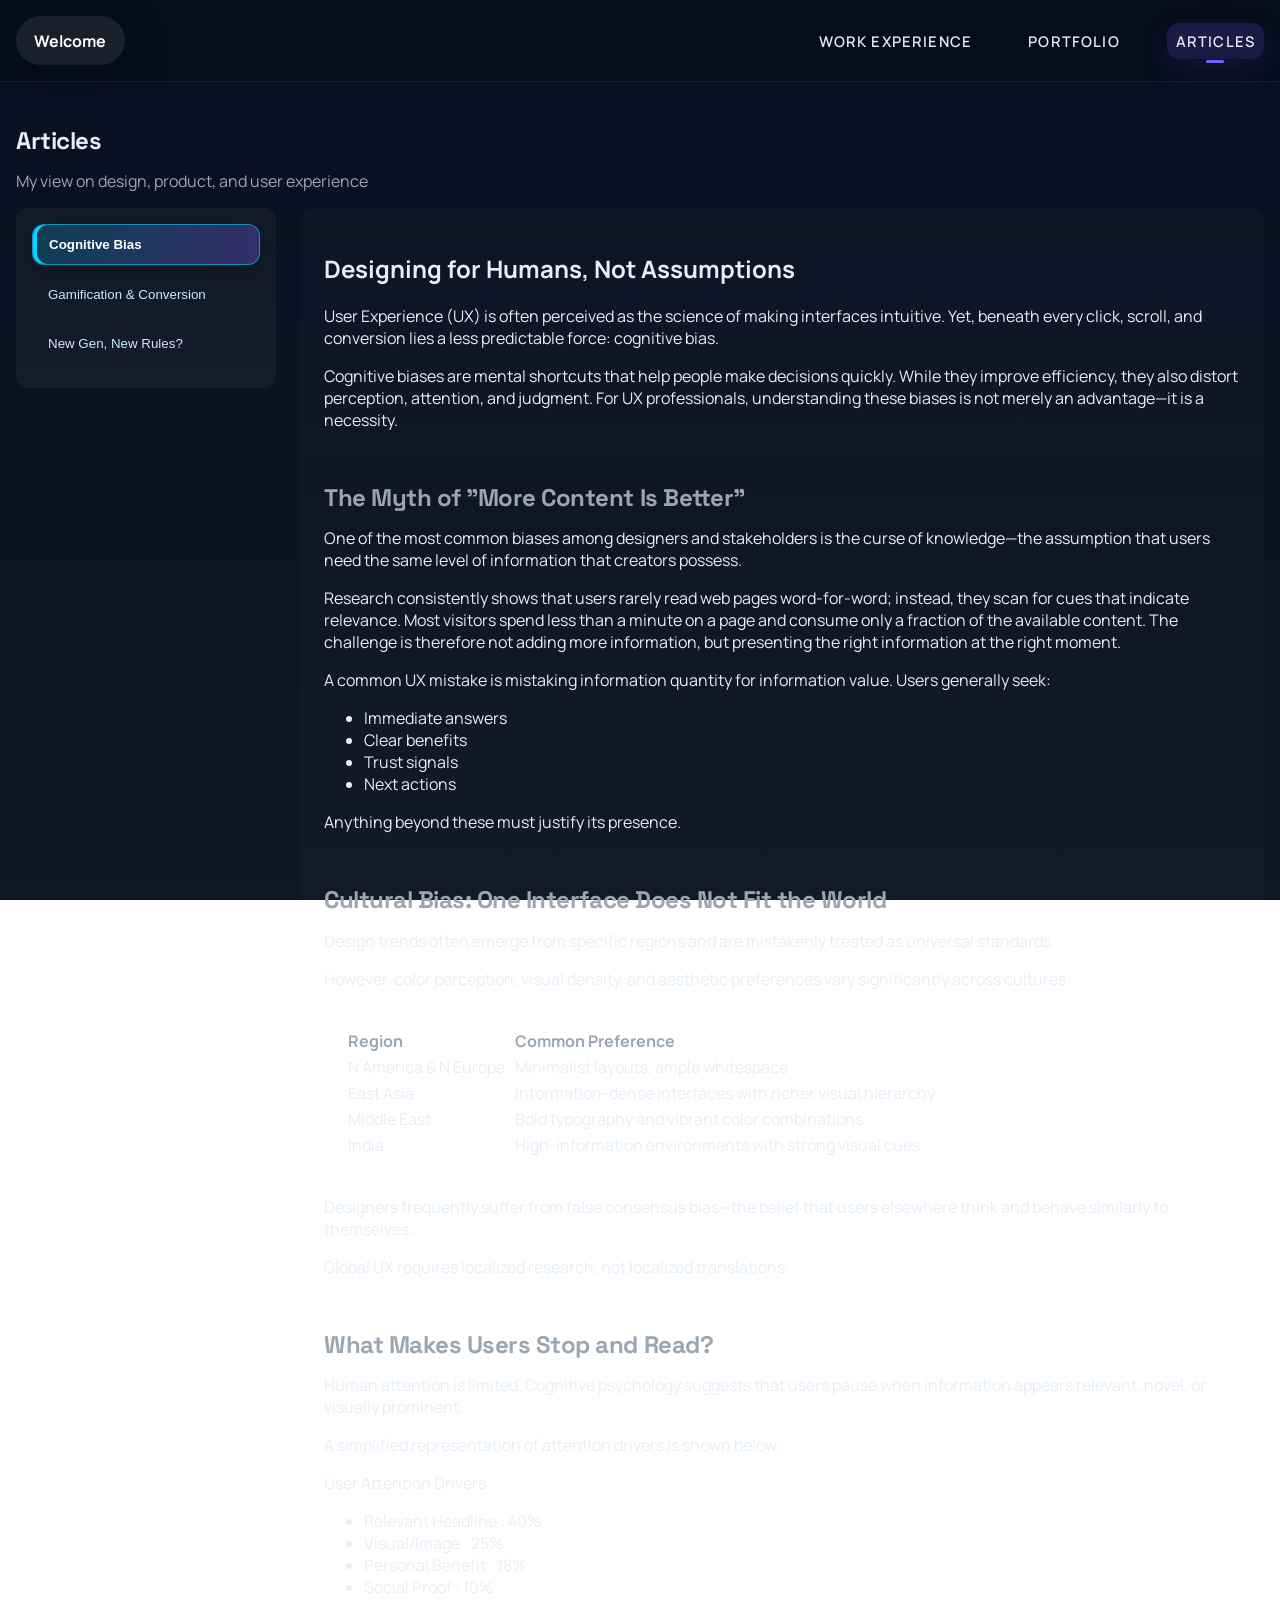
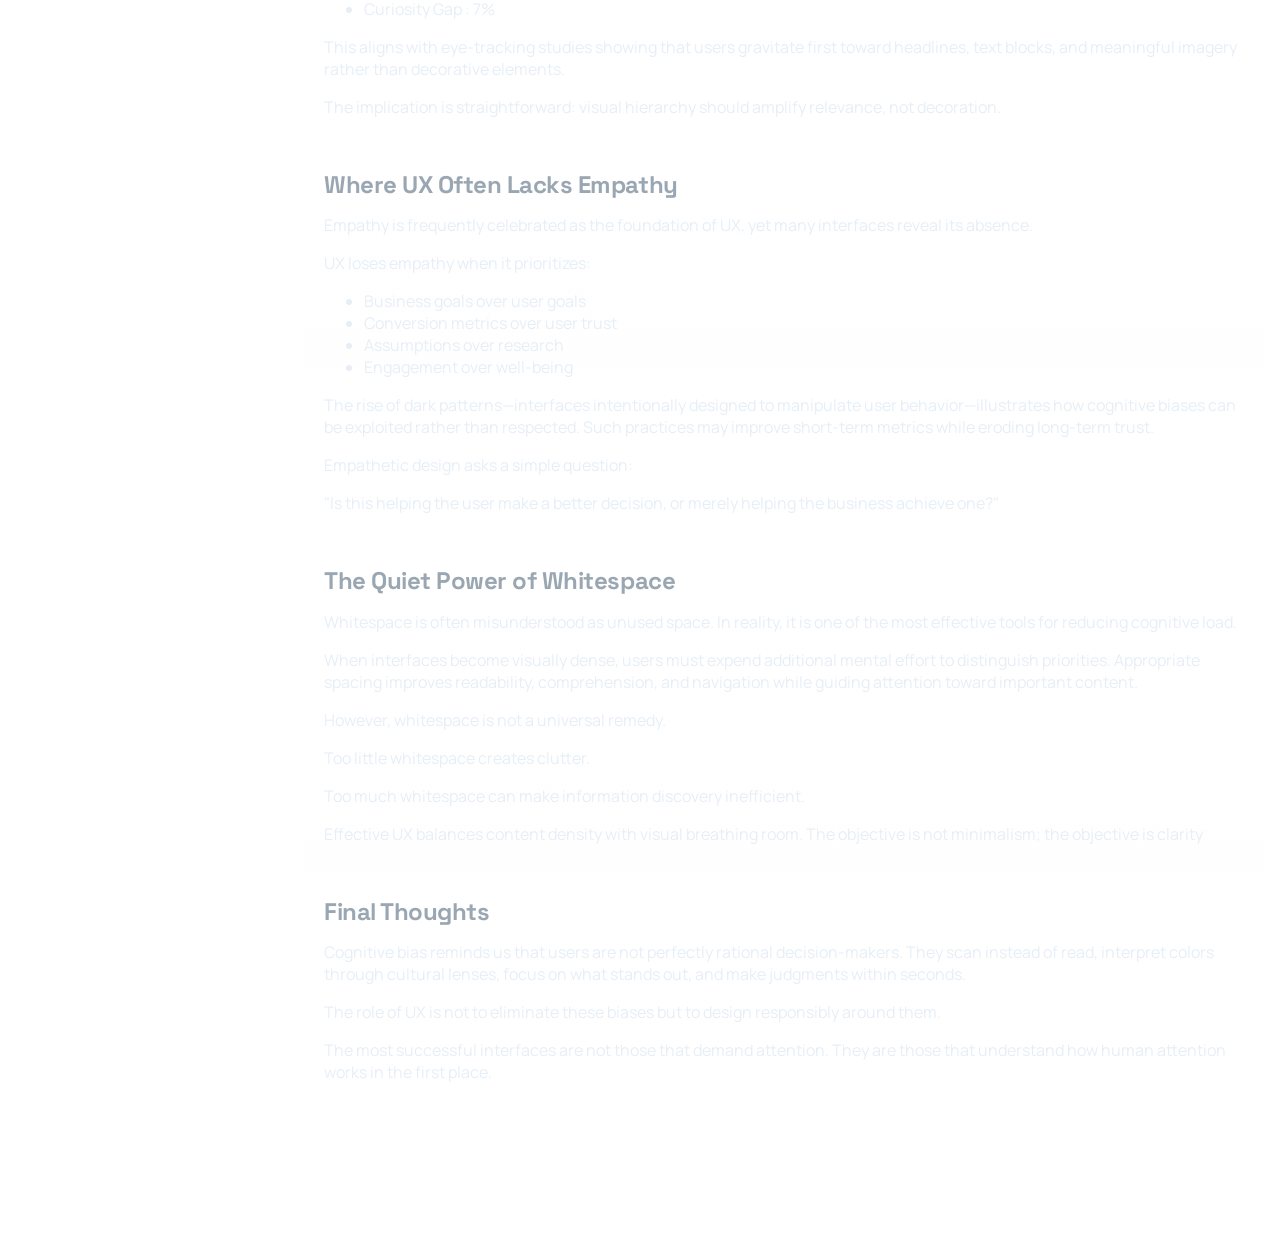
<file: articles.html>
<!doctype html>
<html lang="en">
<head>
  <meta charset="utf-8" />
  <meta name="viewport" content="width=device-width,initial-scale=1" />
  <title>Saqib Ansari - Portfolio</title>
  <!-- Google tag (gtag.js) -->
  <script async src="https://www.googletagmanager.com/gtag/js?id=G-PMPCG9T2CV"></script>
  <script>
    window.dataLayer = window.dataLayer || [];
    function gtag(){dataLayer.push(arguments);}
    gtag('js', new Date());

    gtag('config', 'G-PMPCG9T2CV');
  </script>
  <link rel="preconnect" href="https://fonts.googleapis.com">
  <link rel="preconnect" href="https://fonts.gstatic.com" crossorigin>
  <link href="https://fonts.googleapis.com/css2?family=Roboto:wght@300;400;500;600;700&display=swap" rel="stylesheet">
  <link rel="stylesheet" href="styles.css">
  <style>
    #a1 img {
      opacity: 0.5;
    }
  </style>
</head>
<body>
  <header class="site-header home-header">
    <div class="container header-inner">
      <a class="logo" href="index.html">Welcome</a>
      <nav class="top-nav">
        <a href="work-experience.html">Work Experience</a>
        <a href="portfolio.html">Portfolio</a>
        <a href="articles.html" class="active" aria-current="page">Articles</a>
      </nav>
      <button class="menu-toggle" aria-label="Toggle menu">☰</button>
    </div>
  </header>

  <main class="section">
    <div class="container articles">
      <h2>Articles</h2>
      <p class="muted">My view on design, product, and user experience</p>
      <div class="articles-grid">
        <nav class="articles-nav">
          <button class="article-tab active" data-target="a1">Cognitive Bias</button>
          <button class="article-tab" data-target="a2">Gamification & Conversion</button>
          <button class="article-tab" data-target="a3">New Gen, New Rules?</button>
        </nav>
        <div class="articles-content">
          
          <article id="a1" class="article active">
            <h1>Designing for Humans, Not Assumptions</h1>
            
            <p>User Experience (UX) is often perceived as the science of making interfaces intuitive. Yet, beneath every click, scroll, and conversion lies a less predictable force: cognitive bias.</p>
            <p>Cognitive biases are mental shortcuts that help people make decisions quickly. While they improve efficiency, they also distort perception, attention, and judgment. For UX professionals, understanding these biases is not merely an advantage—it is a necessity.</p>
            <p>&nbsp;</p>
            <h2 class="muted">The Myth of "More Content Is Better"</h2>
            <!-- <img style="width: 100%; border-radius: 10px;" src="articlepicks/more_content.png" alt="The Myth of More Content Is Better" /> -->
            <p>One of the most common biases among designers and stakeholders is the curse of knowledge—the assumption that users need the same level of information that creators possess.</p>
            <p>Research consistently shows that users rarely read web pages word-for-word; instead, they scan for cues that indicate relevance. Most visitors spend less than a minute on a page and consume only a fraction of the available content. The challenge is therefore not adding more information, but presenting the right information at the right moment.</p>
            <p>A common UX mistake is mistaking information quantity for information value. Users generally seek:</p>
            <ul>
              <li>Immediate answers</li>
              <li>Clear benefits</li>
              <li>Trust signals</li>
              <li>Next actions</li>
            </ul>
            <p>Anything beyond these must justify its presence.</p>
            <p>&nbsp;</p>
            <h2 class="muted">Cultural Bias: One Interface Does Not Fit the World</h2>
            <!-- <img style="width: 100%; border-radius: 10px;" src="articlepicks/one_interface.png" alt="Cultural Bias: One Interface Does Not Fit the World" /> -->
            <p>Design trends often emerge from specific regions and are mistakenly treated as universal standards.</p>
            <p>However, color perception, visual density, and aesthetic preferences vary significantly across cultures.</p>
            <table style="border:1px solid #fff; padding:20px;">
              <tr style="text-align: left; margin-bottom:10px;">
                <th class="muted">Region</th>
                <th class="muted">Common Preference</th>
               
              </tr>
              <tr>
                <td>N America & N Europe &nbsp;</td>
                <td>Minimalist layouts, ample whitespace</td>
             
              </tr>
              <tr>
                <td>East Asia</td>
                <td>Information-dense interfaces with richer visual hierarchy</td>
              
              </tr>
              <tr>
                <td>Middle East</td>
                <td>Bold typography and vibrant color combinations</td>
               
              </tr>
              <tr>
                <td>India</td>
                <td>High-information environments with strong visual cues</td>
               
              </tr>
            </table>
              <p>Designers frequently suffer from false consensus bias—the belief that users elsewhere think and behave similarly to themselves.</p>
              <p>Global UX requires localized research, not localized translations.</p>
              <p>&nbsp;</p>
              <h2 class="muted">What Makes Users Stop and Read?</h2>
              <!-- <img style="width: 100%; border-radius: 10px;" src="articlepicks/stop_n_read.png" alt="What Makes Users Stop and Read?" /> -->
              <p>Human attention is limited. Cognitive psychology suggests that users pause when information appears relevant, novel, or visually prominent.</p>
              <p>A simplified representation of attention drivers is shown below:</p>
              <p>User Attention Drivers</p>
              <ul>
                <li>Relevant Headline : 40%</li>
                <li>Visual/Image : 25%</li>
                <li>Personal Benefit : 18%</li>
                <li>Social Proof : 10%</li>
                <li>Curiosity Gap : 7%</li>
              </ul>
              <p>This aligns with eye-tracking studies showing that users gravitate first toward headlines, text blocks, and meaningful imagery rather than decorative elements.</p>
              <p>The implication is straightforward: visual hierarchy should amplify relevance, not decoration.</p>
              <p>&nbsp;</p>
              <h2 class="muted">Where UX Often Lacks Empathy</h2>
              <!-- <img style="width: 100%; border-radius: 10px;" src="articlepicks/ux_lacks_empathy.png" alt="Where UX Often Lacks Empathy" /> -->
              <p>Empathy is frequently celebrated as the foundation of UX, yet many interfaces reveal its absence.</p>
              <p>UX loses empathy when it prioritizes:</p>
              <ul>
                <li>Business goals over user goals</li>
                <li>Conversion metrics over user trust</li>
                <li>Assumptions over research</li>
                <li>Engagement over well-being</li>
              </ul>
              <p>The rise of dark patterns—interfaces intentionally designed to manipulate user behavior—illustrates how cognitive biases can be exploited rather than respected. Such practices may improve short-term metrics while eroding long-term trust.</p>
              <p>Empathetic design asks a simple question:</p>
              <p>"Is this helping the user make a better decision, or merely helping the business achieve one?"</p>
              <p>&nbsp;</p>
              <h2 class="muted">The Quiet Power of Whitespace</h2>
              <!-- <img style="width: 100%; border-radius: 10px;" src="articlepicks/whitespace.png" alt="The Quiet Power of Whitespace" /> -->
              <p>Whitespace is often misunderstood as unused space. In reality, it is one of the most effective tools for reducing cognitive load.</p>
              <p>When interfaces become visually dense, users must expend additional mental effort to distinguish priorities. Appropriate spacing improves readability, comprehension, and navigation while guiding attention toward important content.</p>
              <p>However, whitespace is not a universal remedy.</p>
              <p>Too little whitespace creates clutter.</p>
              <p>Too much whitespace can make information discovery inefficient.</p>
              <p>Effective UX balances content density with visual breathing room. The objective is not minimalism; the objective is clarity</p>
              <p>&nbsp;</p>
              <h2 class="muted">Final Thoughts</h2>
              <p>Cognitive bias reminds us that users are not perfectly rational decision-makers. They scan instead of read, interpret colors through cultural lenses, focus on what stands out, and make judgments within seconds.</p>
              <p>The role of UX is not to eliminate these biases but to design responsibly around them.</p>
              <p>The most successful interfaces are not those that demand attention. They are those that understand how human attention works in the first place.</p>
          </article>
          <article id="a2" class="article">
            <h1>Why Users Stay, Engage, and Eventually Buy</h1>
            <!-- <img style="width: 100%;" src="portpictures/gamification.png" alt="Gamification in Digital Products"> -->
            <p>In digital products, conversion is often treated as a transactional outcome.</p>
            <ul>
              <li>A user signs up.</li>
              <li>A trial becomes a subscription.</li>
              <li>A visitor becomes a customer.</li>
            </ul>
            <p>Yet the strongest conversions rarely happen because of a pricing page alone. They happen because users feel progress before they feel commitment.</p>
            <p>This is where gamification becomes powerful.</p>
            <p>Gamification is not about making products look like games. It is the strategic use of behavioral triggers—progress, rewards, achievements, challenges, and feedback loops—to encourage engagement and shape decision-making.</p>
            <p>When designed correctly, gamification transforms passive users into active participants. More importantly, it helps bridge the critical gap between a pilot user and a paying customer.</p>
            <p>&nbsp;</p>
            <h2 class="muted">From Pilot User to Potential Customer</h2>
            <p>Most digital products face the same challenge:</p>
            <ul>
              <li>Users sign up.</li>
              <li>Users explore.</li>
              <li>Users leave.</li>
            </ul>
            <p>The problem is rarely functionality.</p>
            <p>The problem is the absence of momentum.</p>
            <p>Gamification introduces a sense of movement during onboarding. Progress bars, achievement badges, onboarding milestones, streaks, and unlockable features create psychological investment before monetary investment.</p>
            <p>Products like Duolingo, Notion, Fitbit, and Trello have demonstrated how visible progress mechanisms can increase user retention and feature adoption.</p>
            <p>Research suggests that gamified environments strengthen behavioral intention and user engagement by amplifying intrinsic motivation such as curiosity and enjoyment.</p>
            <p>Users who experience progress are more likely to complete onboarding journeys because abandoning the process feels like abandoning earned progress.</p>
            <p>This phenomenon is often called the completion principle.</p>
            <p>&nbsp;</p>
            <h2 class="muted">The Psychology of Achievement</h2>
            <p>One of the most overlooked aspects of UX is the human desire for achievement.</p>
            <ul>
              <li>People enjoy completing tasks.</li>
              <li>People enjoy measurable progress.</li>
              <li>People enjoy evidence of growth.</li>
            </ul>
            <p>This is not merely emotional—it is neurological.</p>
            <p>Achievement systems trigger reward responses in the brain, reinforcing behaviors that led to the accomplishment.</p>
            <p>A study examining digital achievements found that achievement systems improved user performance, persistence, and motivation over time, particularly when achievements were meaningful rather than excessive.</p>
            <p>The most effective gamification systems therefore focus on:</p>
            <ul>
              <li>Progress visualization</li>
              <li>Milestone recognition</li>
              <li>Skill mastery</li>
              <li>Personalized goals</li>
              <li>Constructive feedback</li>
            </ul>
            <p>Poor gamification rewards activity.</p>
            <p>Good gamification rewards growth.</p>
            <p>&nbsp;</p>
            <h2 class="muted">Biomimicking Human Behavior</h2>
            <p>Gamification succeeds because it mirrors patterns already present in nature and human psychology.</p>
            <p>This concept can be viewed through the lens of behavioral biomimicry—designing systems that imitate natural human reward cycles.</p>
            <p>Humans are biologically conditioned to seek:</p>
            <ul>
              <li>Progress</li>
              <li>Exploration</li>
              <li>Recognition</li>
              <li>Social belonging</li>
              <li>Mastery</li>
            </ul>
            <p>Games did not invent these motivations.</p>
            <p>They simply structured them.</p>
            <p>Digital products borrow these natural mechanisms by creating feedback loops that resemble real-world achievement systems.</p>
            <p>Consider:</p>
            <table style="border:1px solid #fff; padding:20px;">
              <tr style="text-align: left; margin-bottom:10px;">
                <th class="muted">Natural Behavior</th>
                <th class="muted">Gamified Equivalent</th>
               
              </tr>
              <tr>
                <td>Learning a skill</td>
                <td>Levels</td>
             
              </tr>
              <tr>
                <td>Social recognition</td>
                <td>Badges</td>
              
              </tr>
              <tr>
                <td>Career growth</td>
                <td>Progress bars</td>
               
              </tr>
              <tr>
                <td>Competition</td>
                <td>Leaderboards</td>
               
              </tr>
              <tr>
                <td>Goal completion</td>
                <td>Achievement unlocks</td>
               
              </tr>
            </table>
            <p>The closer a system aligns with natural motivational patterns, the more intuitive it feels.</p>
            <p>Users rarely perceive these mechanisms as persuasion.</p>
            <p>Instead, they perceive them as progress.</p>
            <p>&nbsp;</p>
            <h2 class="muted">The Conversion Metrics Behind Gamification</h2>
            <p>The impact of gamification is measurable.</p>
            <p>Several studies and industry datasets have demonstrated notable improvements in engagement and conversion metrics.</p>
            <p>A large-scale analysis of more than 6 million popup interactions found that gamified experiences such as "spin-to-win" interfaces generated conversion rates over 10 times higher than standard lead-capture experiences.</p>
            <p>Another analysis covering 779 million widget impressions reported:</p>
            <table style="border:1px solid #fff; padding:20px;">
              <tr style="text-align: left; margin-bottom:10px;">
                <th class="muted">Experience Type</th>
                <th class="muted">Click-through Rate</th>
               
              </tr>
              <tr>
                <td>Standard Offer Popup</td>
                <td style="text-align: right;">9.6%</td>
             
              </tr>
              <tr>
                <td>Gamified Offer Popup</td>
                <td style="text-align: right;">23.8%</td>
              
              </tr>
              
            </table>
            <p>Gamified signup experiences also produced substantially higher form completion rates compared to traditional forms.</p>
            <p>While these figures vary by industry, one trend remains consistent:</p>
            <p>Interactivity reduces friction.</p>
            <p>Users are more likely to participate when actions feel rewarding rather than transactional.</p>
            <p>&nbsp;</p>
            <h2 class="muted">The Role of Dopamine — and Why It Is Often Misunderstood</h2>
            <p>Gamification discussions frequently mention dopamine.</p>
            <p>However, dopamine is not the "pleasure chemical" many assume it to be.</p>
            <p>It is more accurately associated with anticipation and motivation.</p>
            <p>Users experience dopamine spikes not only when receiving rewards, but while expecting them.</p>
            <p>This explains why:</p>
            <ul>
              <li>Progress bars increase completion rates</li>
              <li>Streak systems encourage daily return visits</li>
              <li>Mystery rewards increase engagement</li>
              <li>Achievement systems improve persistence</li>
            </ul>
            <p>Recent research examining gamification and customer loyalty highlights the role of reward anticipation in strengthening long-term engagement and brand attachment.</p>
            <p>The anticipation of achievement often becomes more motivating than the achievement itself.</p>
            <p>&nbsp;</p>
            <h2 class="muted">Where Gamification Fails</h2>
            <p>Despite its effectiveness, gamification is frequently misunderstood. Many organizations implement points, badges, and leaderboards without improving the underlying user experience.</p>
            
            <p>This creates what researchers describe as extrinsic dependency.</p>
            <p>Users engage for rewards rather than value. Once rewards disappear, engagement collapses.</p>
            
            <p>Studies have shown that poorly implemented gamification can distract users from core objectives and even reduce meaningful engagement.</p>
            <p>The objective should never be to manipulate behavior. The objective should be to support motivation that already exists.</p>
           
            <p>&nbsp;</p>
            <h2 class="muted">Designing for Sustainable Conversion</h2>
            <p>The future of gamification is moving beyond superficial rewards.</p>
            <p>Modern UX increasingly focuses on:</p>
            <ul>
              <li>Autonomy</li>
              <li>Mastery</li>
              <li>Purpose</li>
              <li>Personal growth</li>
              <li>Meaningful progress</li>
            </ul>
            <p>Users do not remain loyal because they earned points. They remain loyal because the product helped them achieve something valuable. The strongest conversion strategy is therefore not persuasion.</p>
            <p>It is progress.</p>
            <p>&nbsp;</p>
            <h2 class="muted">Final Thoughts</h2>
            <p>Gamification succeeds because it aligns technology with human psychology. It transforms onboarding into exploration. Progress into motivation. Achievement into retention. </p>
          </article>

          <article id="a3" class="article">
            <h1>Usability is Aging Faster Than Humans: Why the Next Generation of UX Standards Must Evolve with Human Behavior</h1>

            <h2 class="muted">Abstract</h2>
            <p>For over three decades, usability and accessibility have been guided by principles that have fundamentally improved digital experiences. From Nielsen's heuristics to ISO 9241, Fitts' Law, Hick's Law, and the Web Content Accessibility Guidelines (WCAG), these frameworks were established through rigorous empirical research and remain indispensable foundations of Human-Computer Interaction (HCI).</p>
            <p>However, an important question deserves greater attention:</p>
            <p><strong>Are we evaluating modern interfaces using assumptions about human behavior that no longer fully reflect how humans interact with technology?</strong></p>
            <p>This paper does not argue that usability principles are obsolete. Instead, it argues that the <em>human baseline</em> upon which many of these principles were validated has shifted. Continuous exposure to smartphones, algorithmically curated interfaces, AI-assisted workflows, and high-density information environments has altered perceptual habits, scanning strategies, cognitive expectations, and interaction patterns.</p>
            <p>Consequently, the next evolution of usability should focus not only on improving interfaces but also on re-evaluating the humans interacting with them.</p>
            <p>&nbsp;</p>

            <h2 class="muted">The Human Has Changed More Than the Interface</h2>
            <p>Traditional usability research emerged when users primarily interacted with desktop computers through keyboard-and-mouse paradigms. Information density was limited, interfaces were comparatively static, and users learned software rather than expecting software to adapt to them.</p>
            <p>Today's users operate in a vastly different cognitive environment.</p>
            <p>An average digital day involves rapidly switching between messaging applications, social media feeds, AI assistants, productivity software, streaming platforms, and navigation systems. Information is consumed continuously rather than sequentially. Users routinely scan, ignore, prioritize, and retrieve information at speeds that would have been considered cognitively demanding two decades ago.</p>
            <p>This does not necessarily imply that human cognitive capacity has biologically increased.</p>
            <p>Rather, interaction behaviour has adapted.</p>
            <p>The distinction is critical.</p>
            <p>Just as experienced drivers process traffic differently from new drivers without possessing different eyesight, experienced digital users process interface information differently without possessing fundamentally different cognition.</p>
            <p>Usability research should increasingly acknowledge this adaptation.</p>
            <p>&nbsp;</p>

            <h2 class="muted">Is White Space Always Better?</h2>
            <p>Minimalism became synonymous with usability for understandable reasons.</p>
            <p>Generous whitespace improves visual hierarchy, reduces cognitive load, enhances readability, and supports accessibility.</p>
            <p>These findings remain valid.</p>
            <p>However, many modern enterprise products intentionally violate these conventions.</p>
            <ul>
              <li>Trading platforms.</li>
              <li>Healthcare dashboards.</li>
              <li>Security operation centers.</li>
              <li>Industrial monitoring software.</li>
              <li>Modern IDEs.</li>
            </ul>
            <p>Professional users consistently prefer dense interfaces because density minimizes navigation and increases information availability.</p>
            <p>This raises an interesting research question.</p>
            <p><strong>Should information density be optimized for expertise rather than universally minimized?</strong></p>
            <p>Today's users have become remarkably efficient at visual filtering.</p>
            <p>Years of interacting with mobile notifications, social feeds, search results, and dashboard interfaces have trained users to extract relevant information from visually crowded environments.</p>
            <p>High-density layouts are no longer automatically synonymous with poor usability.</p>
            <p>Instead, usability may increasingly depend on whether density matches user expertise and task frequency.</p>
            <p>The question therefore shifts from:</p>
            <p><em>"How much whitespace is ideal?"</em></p>
            <p>to</p>
            <p><em>"For whom is this amount of whitespace ideal?"</em></p>
            <p>&nbsp;</p>

            <h2 class="muted">Smartphones Have Quietly Retrained Human Vision</h2>
            <p>One of the most significant yet understudied behavioural shifts has been produced by smartphones.</p>
            <p>Users now locate information inside:</p>
            <ul>
              <li>Tightly packed notification panels</li>
              <li>Compact navigation menus</li>
              <li>Miniature icons</li>
              <li>Stacked cards</li>
              <li>Dense application settings</li>
              <li>Infinite scrolling feeds</li>
            </ul>
            <p>The human visual system has become increasingly optimized for rapid micro-search tasks.</p>
            <p>Users rarely read interfaces linearly anymore.</p>
            <p>They skim. They predict. They pattern-match. They ignore.</p>
            <p>Eye-tracking research has long demonstrated scanning behaviours such as the F-pattern and layer-cake reading. Yet modern interfaces increasingly encourage fragmented attention, contextual search, and recognition-based navigation rather than deliberate reading.</p>
            <p>This behavioural evolution deserves renewed empirical investigation rather than continued reliance on interaction models established before smartphones became ubiquitous.</p>
            <p>&nbsp;</p>

            <h2 class="muted">Usability Is Becoming Generational</h2>
            <p>One of the largest assumptions in usability testing is that participants represent "users."</p>
            <p>Increasingly, this assumption is insufficient.</p>
            <p>Generation Z has grown up with touchscreens, predictive interfaces, recommendation engines, conversational AI, and infinite scrolling.</p>
            <p>Millennials experienced the transition from desktop computing to mobile-first ecosystems.</p>
            <p>Generation X often developed interaction habits around hierarchical navigation and structured information architecture.</p>
            <p>Older adults frequently demonstrate different trust models, navigation expectations, and mental models for digital systems.</p>
            <p>These are not merely demographic differences.</p>
            <p>They are differences in learned interaction behaviour.</p>
            <p>Emerging research on human-AI interaction already demonstrates measurable generational differences in how users perceive, trust, and anthropomorphize AI systems.</p>
            <p>If interaction with AI varies by generation, it is reasonable to hypothesize that broader usability behaviours may also vary significantly.</p>
            <p>Future usability studies should therefore report participant generations with the same importance currently given to age, gender, expertise, and accessibility needs.</p>
            <p>&nbsp;</p>

            <h2 class="muted">Accessibility Must Expand Beyond Compliance</h2>
            <p>Accessibility has traditionally focused on ensuring that users with disabilities can perceive, operate, understand, and robustly interact with digital systems.</p>
            <p>These goals remain essential.</p>
            <p>However, AI introduces a different challenge.</p>
            <p>Interfaces are no longer static. They adapt. They generate. They explain. They converse.</p>
            <p>Accessibility therefore becomes dynamic rather than deterministic.</p>
            <p>Recent accessibility research evaluating AI-generated interfaces found substantial WCAG violations as well as numerous cognitive accessibility issues, highlighting that traditional compliance alone is insufficient for evaluating AI-driven experiences.</p>
            <p>Future accessibility evaluation may therefore require measuring not only compliance but also:</p>
            <ul>
              <li>Adaptability</li>
              <li>Explainability</li>
              <li>Conversational clarity</li>
              <li>Trust calibration</li>
              <li>Cognitive predictability</li>
              <li>Interaction resilience</li>
            </ul>
            <p>These qualities extend beyond current guideline-based evaluation.</p>
            <p>&nbsp;</p>

            <h2 class="muted">AI Changes What "Usability" Means</h2>
            <p>Traditional software behaves predictably. AI systems behave probabilistically.</p>
            <p>Two users may receive different answers to identical questions. Interfaces increasingly personalize themselves. Workflows evolve during usage. Content becomes generated instead of predefined.</p>
            <p>Consequently, classical usability metrics such as task completion time and error rate remain important but become insufficient.</p>
            <p>Emerging HCI literature increasingly proposes evaluating trust, collaboration quality, adaptation, transparency, and human-AI partnership rather than interface efficiency alone.</p>
            <p>Usability is gradually shifting from evaluating interfaces toward evaluating relationships between humans and intelligent systems.</p>
            <p>&nbsp;</p>

            <h2 class="muted">Rethinking the Research Methodology</h2>
            <p>The strongest argument of this paper is methodological rather than philosophical.</p>
            <p>Much of HCI still attempts to answer contemporary questions using historical participant assumptions.</p>
            <p>Future usability research should routinely document variables such as:</p>
            <ul>
              <li>Generation</li>
              <li>AI familiarity</li>
              <li>Smartphone-first versus desktop-first upbringing</li>
              <li>Digital multitasking behaviour</li>
              <li>Information density tolerance</li>
              <li>Interaction expertise</li>
            </ul>
            <p>Similarly, accessibility research should expand beyond disability categories and include evolving digital behaviours that influence cognitive interaction.</p>
            <p>These variables should not replace existing methodologies.</p>
            <p>They should complement them.</p>
            <p>&nbsp;</p>

            <h2 class="muted">Conclusion</h2>
            <p>Usability has always been centred on understanding humans.</p>
            <p>Ironically, as technology has accelerated, the human participant has become the least frequently questioned variable in many usability studies.</p>
            <p>The principles that transformed UX over the past thirty years remain valuable.</p>
            <p>What deserves reconsideration is not the principles themselves but the assumptions about the people those principles were designed for.</p>
            <p>The next frontier of usability research may therefore be surprisingly simple:</p>
            <p><strong>Before redesigning interfaces, we must first re-evaluate the humans using them.</strong></p>
            <p>Only then can usability standards evolve at the same pace as human behaviour.</p>
            <p>&nbsp;</p>

            <h2 class="muted">References</h2>
            <ul>
              <li>ACM SIGACCESS. <em>Can Generative AI Create Accessible Websites?</em> (2025).</li>
              <li>ACM Transactions on Interactive Intelligent Systems. <em>AI Can See What You Can't See: How LLM-Agents Complement Human-Based Gender-Inclusive Usability Testing</em> (2026).</li>
              <li>Frontiers in Cognition. <em>Age and Generational Differences in Anthropomorphism and Trust in Large Language Models</em> (2026).</li>
              <li>Proceedings of the ACM on Software Engineering. <em>Enhancing Web Accessibility: Automated Detection of Issues with Generative AI</em> (2025).</li>
              <li>Information (MDPI). <em>Towards Designing a Set of Usability and Accessibility Heuristics Focused on Cognitive Diversity</em> (2024).</li>
            </ul>
          </article>
          
        </div>
      </div>
    </div>
  </main>

  <!-- <footer class="site-footer">
    <div class="container">© 2026 — Demo Portfolio</div>
  </footer> -->

  <button class="articles-scroll-top" type="button" aria-label="Scroll to top" title="Scroll to top">Top</button>

  <script src="script.js"></script>
</body>
</html>
</file>
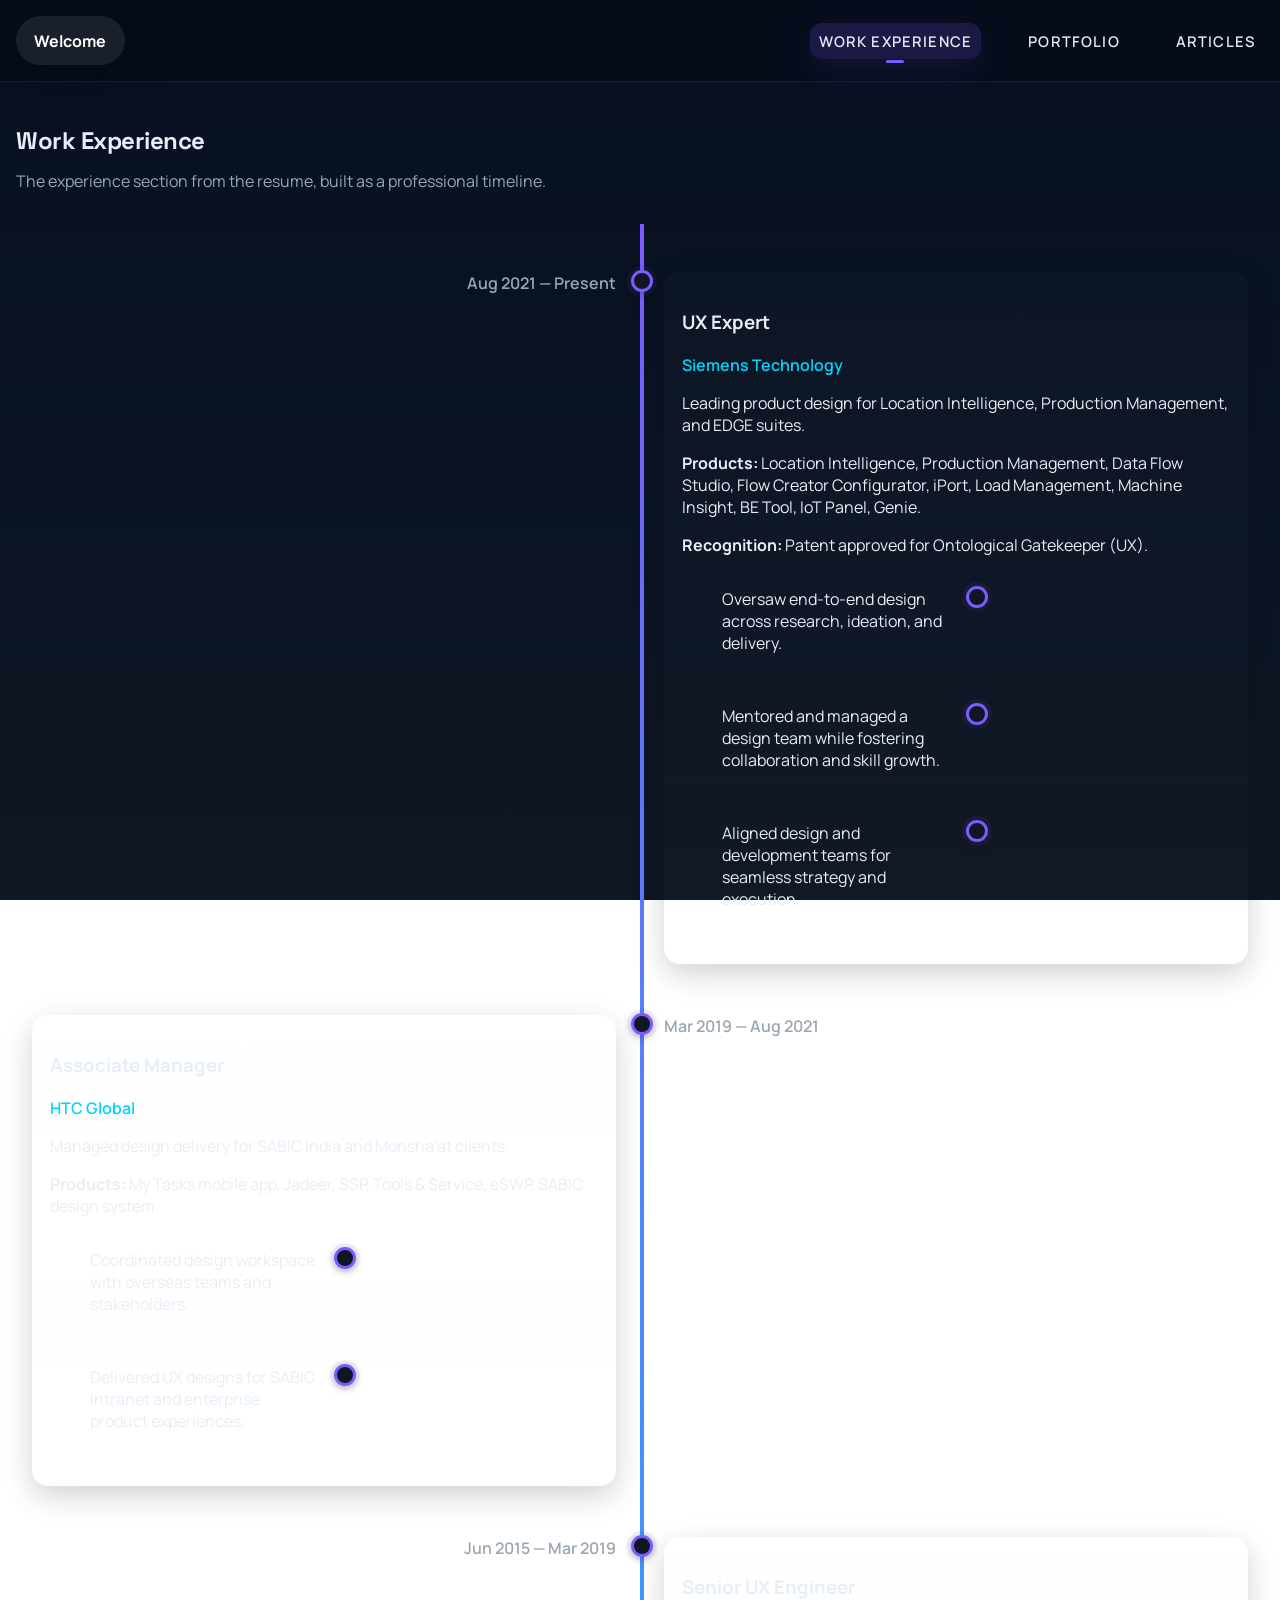
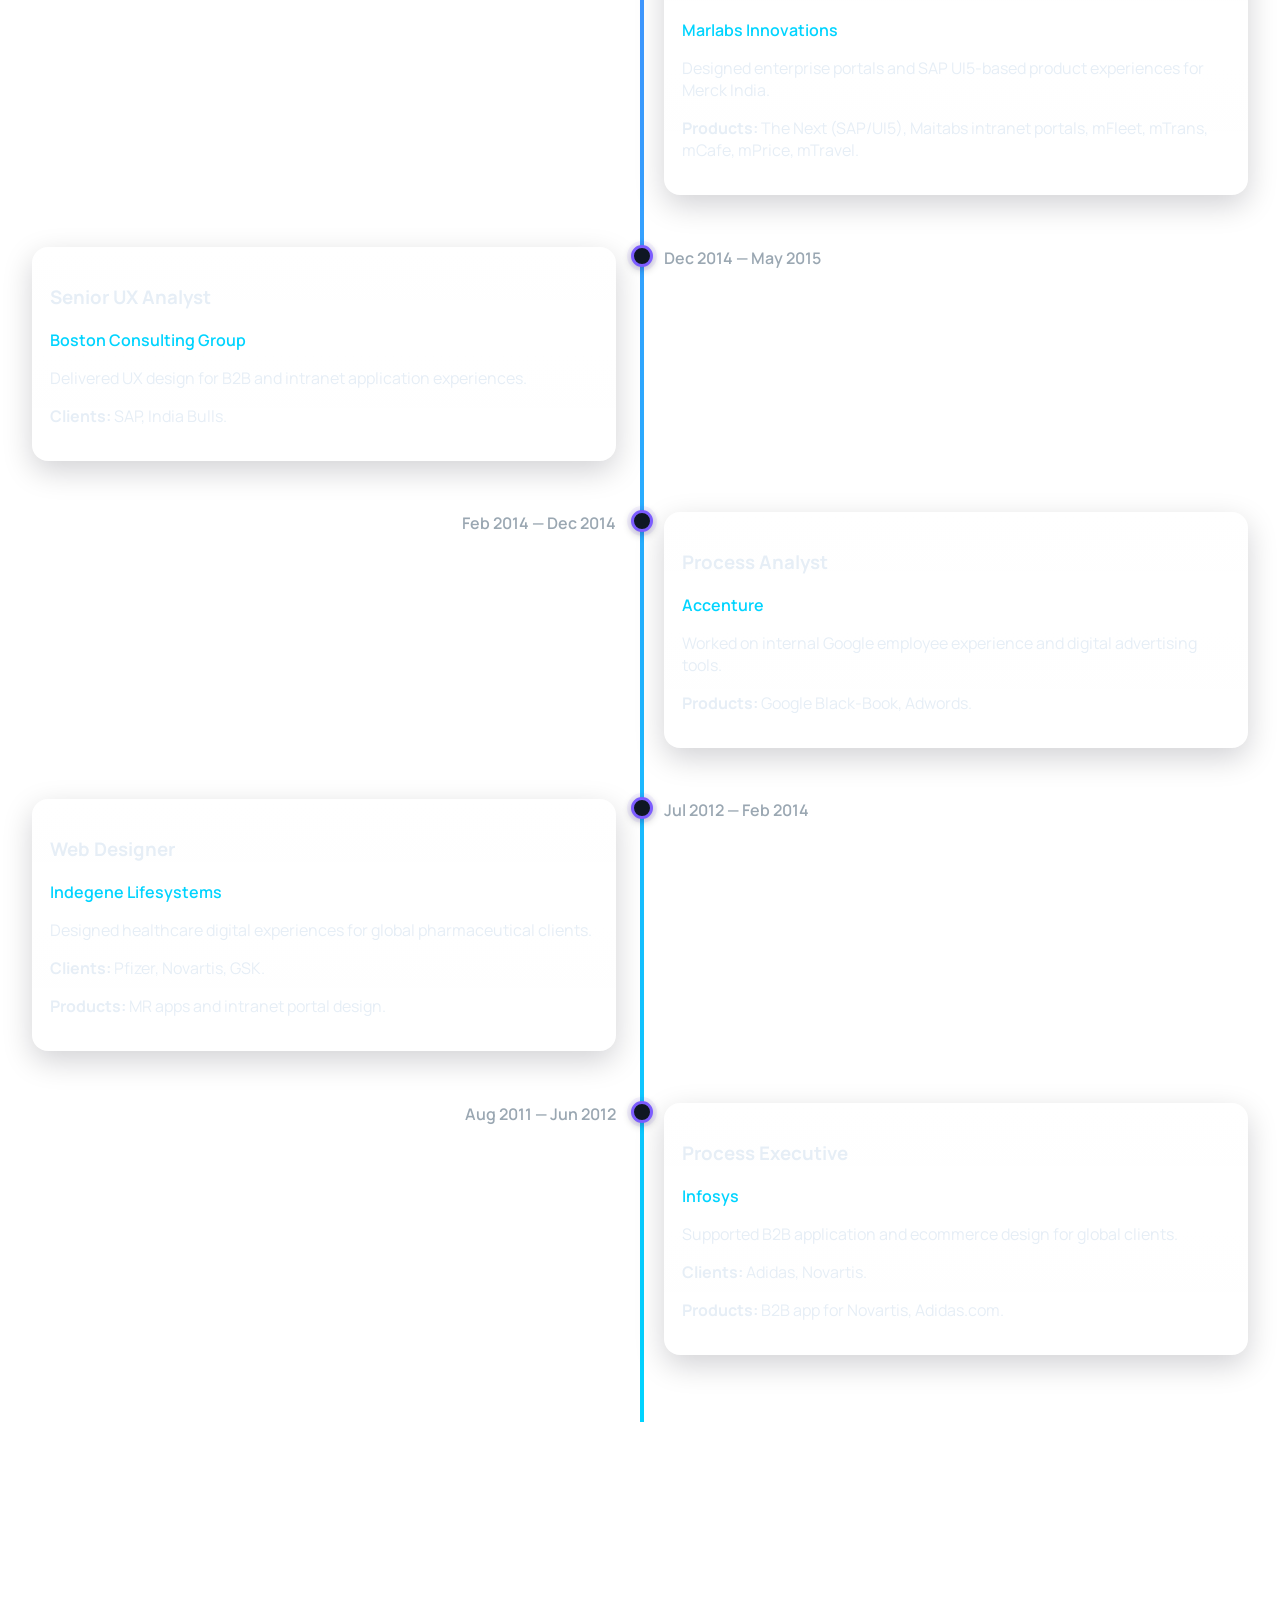
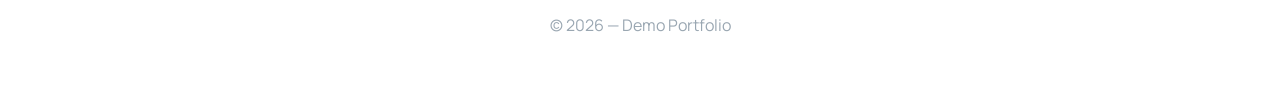
<file: career.html>
<!doctype html>
<html lang="en">
<head>
  <meta charset="utf-8" />
  <meta name="viewport" content="width=device-width,initial-scale=1" />
  <title>Work Experience — Portfolio</title>
  <!-- Google tag (gtag.js) -->
  <script async src="https://www.googletagmanager.com/gtag/js?id=G-PMPCG9T2CV"></script>
  <script>
    window.dataLayer = window.dataLayer || [];
    function gtag(){dataLayer.push(arguments);}
    gtag('js', new Date());

    gtag('config', 'G-PMPCG9T2CV');
  </script>
  <link rel="preconnect" href="https://fonts.googleapis.com">
  <link rel="preconnect" href="https://fonts.gstatic.com" crossorigin>
  <link href="https://fonts.googleapis.com/css2?family=Roboto:wght@300;400;500;600;700&display=swap" rel="stylesheet">
  <link rel="stylesheet" href="styles.css">
</head>
<body>
  <header class="site-header home-header">
    <div class="container header-inner">
      <a class="logo" href="index.html">Welcome</a>
      <nav class="top-nav">
        <a href="work-experience.html" class="active" aria-current="page">Work Experience</a>
        <a href="portfolio.html">Portfolio</a>
        <a href="articles.html">Articles</a>
      </nav>
      <button class="menu-toggle" aria-label="Toggle menu">☰</button>
    </div>
  </header>

  <main class="section">
    <div class="container">
      <h2>Work Experience</h2>
      <p class="muted">The experience section from the resume, built as a professional timeline.</p>
      <ul class="timeline timeline-animated">
        <li>
          <div class="time">Aug 2021 — Present</div>
          <div class="card">
            <h3>UX Expert</h3>
            <p class="role">Siemens Technology</p>
            <p>Leading product design for Location Intelligence, Production Management, and EDGE suites.</p>
            <p><strong>Products:</strong> Location Intelligence, Production Management, Data Flow Studio, Flow Creator Configurator, iPort, Load Management, Machine Insight, BE Tool, IoT Panel, Genie.</p>
            <p><strong>Recognition:</strong> Patent approved for Ontological Gatekeeper (UX).</p>
            <ul class="role-list">
              <li>Oversaw end-to-end design across research, ideation, and delivery.</li>
              <li>Mentored and managed a design team while fostering collaboration and skill growth.</li>
              <li>Aligned design and development teams for seamless strategy and execution.</li>
            </ul>
          </div>
        </li>
        <li>
          <div class="time">Mar 2019 — Aug 2021</div>
          <div class="card">
            <h3>Associate Manager</h3>
            <p class="role">HTC Global</p>
            <p>Managed design delivery for SABIC India and Monsha'at clients.</p>
            <p><strong>Products:</strong> My Tasks mobile app, Jadeer, SSP, Tools & Service, eSWP, SABIC design system.</p>
            <ul class="role-list">
              <li>Coordinated design workspace with overseas teams and stakeholders.</li>
              <li>Delivered UX designs for SABIC intranet and enterprise product experiences.</li>
            </ul>
          </div>
        </li>
        <li>
          <div class="time">Jun 2015 — Mar 2019</div>
          <div class="card">
            <h3>Senior UX Engineer</h3>
            <p class="role">Marlabs Innovations</p>
            <p>Designed enterprise portals and SAP UI5-based product experiences for Merck India.</p>
            <p><strong>Products:</strong> The Next (SAP/UI5), Maitabs intranet portals, mFleet, mTrans, mCafe, mPrice, mTravel.</p>
          </div>
        </li>
        <li>
          <div class="time">Dec 2014 — May 2015</div>
          <div class="card">
            <h3>Senior UX Analyst</h3>
            <p class="role">Boston Consulting Group</p>
            <p>Delivered UX design for B2B and intranet application experiences.</p>
            <p><strong>Clients:</strong> SAP, India Bulls.</p>
          </div>
        </li>
        <li>
          <div class="time">Feb 2014 — Dec 2014</div>
          <div class="card">
            <h3>Process Analyst</h3>
            <p class="role">Accenture</p>
            <p>Worked on internal Google employee experience and digital advertising tools.</p>
            <p><strong>Products:</strong> Google Black-Book, Adwords.</p>
          </div>
        </li>
        <li>
          <div class="time">Jul 2012 — Feb 2014</div>
          <div class="card">
            <h3>Web Designer</h3>
            <p class="role">Indegene Lifesystems</p>
            <p>Designed healthcare digital experiences for global pharmaceutical clients.</p>
            <p><strong>Clients:</strong> Pfizer, Novartis, GSK.</p>
            <p><strong>Products:</strong> MR apps and intranet portal design.</p>
          </div>
        </li>
        <li>
          <div class="time">Aug 2011 — Jun 2012</div>
          <div class="card">
            <h3>Process Executive</h3>
            <p class="role">Infosys</p>
            <p>Supported B2B application and ecommerce design for global clients.</p>
            <p><strong>Clients:</strong> Adidas, Novartis.</p>
            <p><strong>Products:</strong> B2B app for Novartis, Adidas.com.</p>
          </div>
        </li>
      </ul>
    </div>
  </main>

  <footer class="site-footer">
    <div class="container">© 2026 — Demo Portfolio</div>
  </footer>

  <script src="script.js"></script>
</body>
</html>
</file>
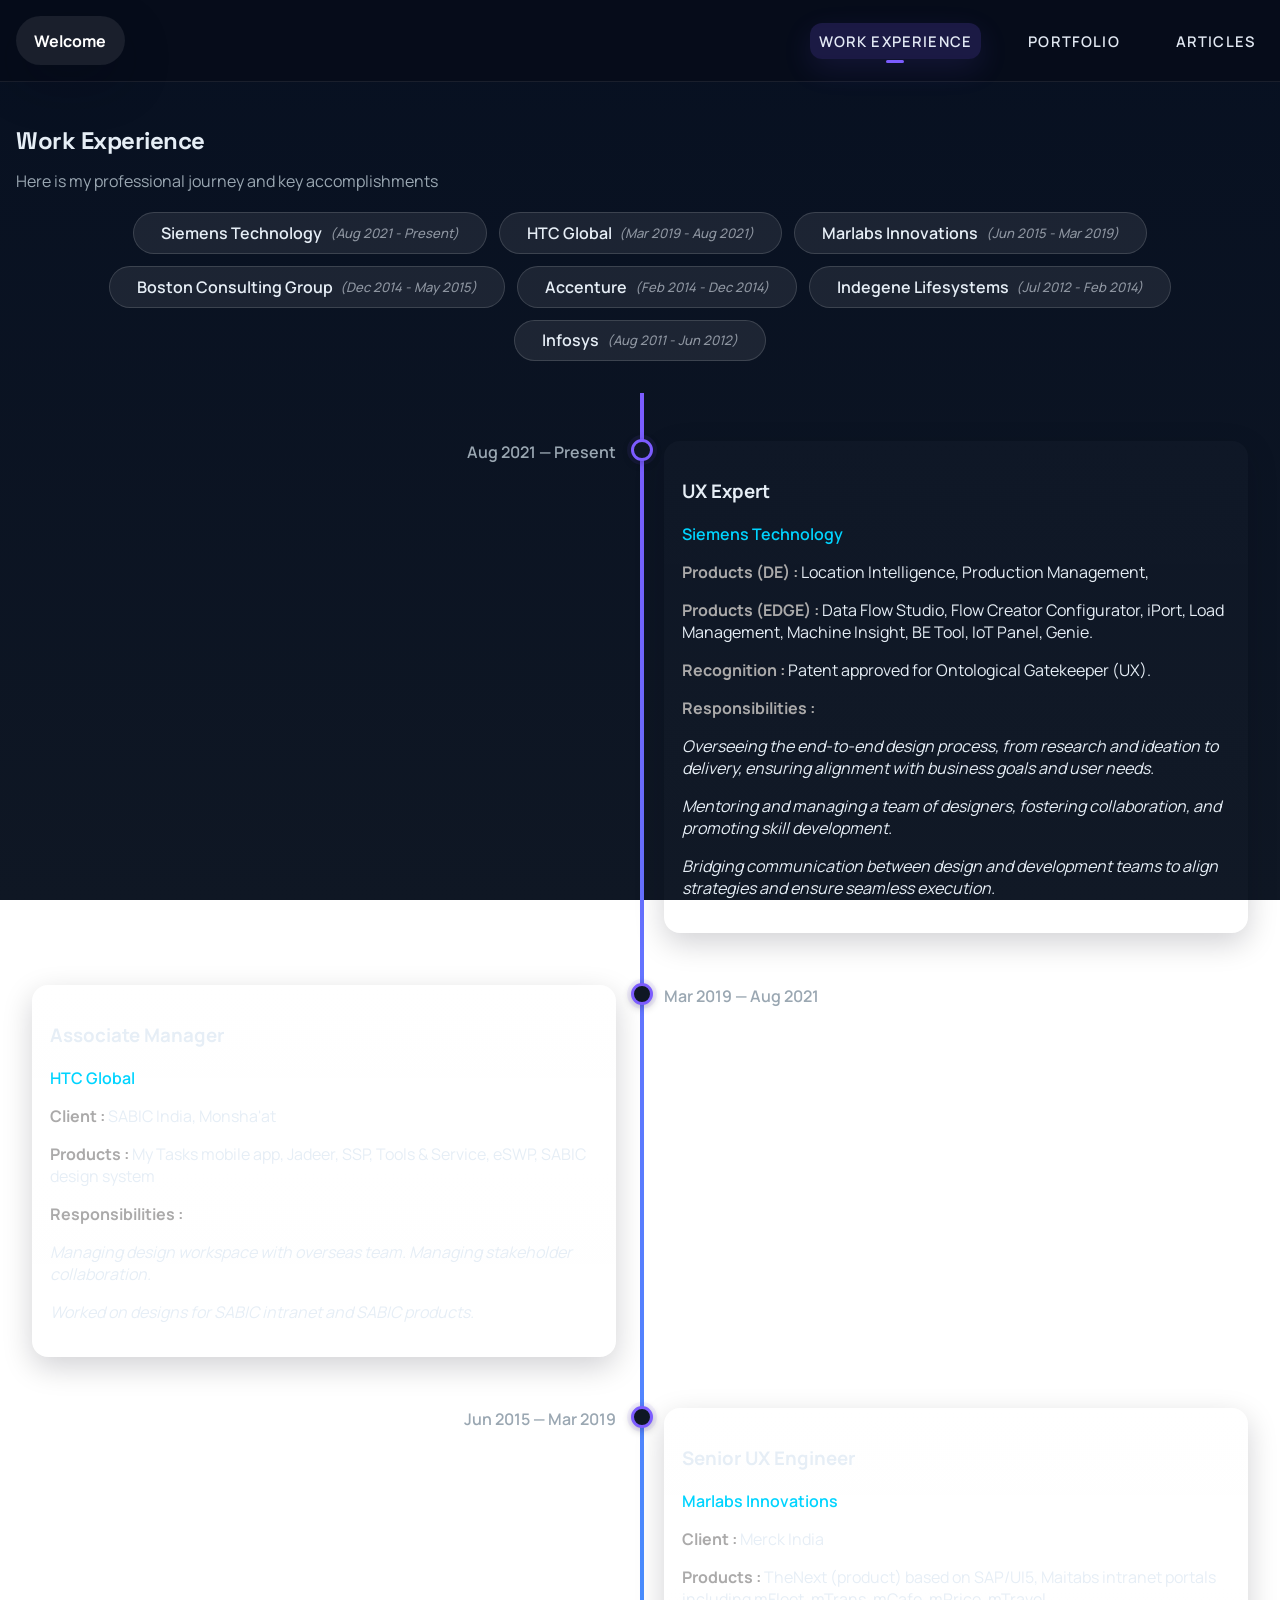
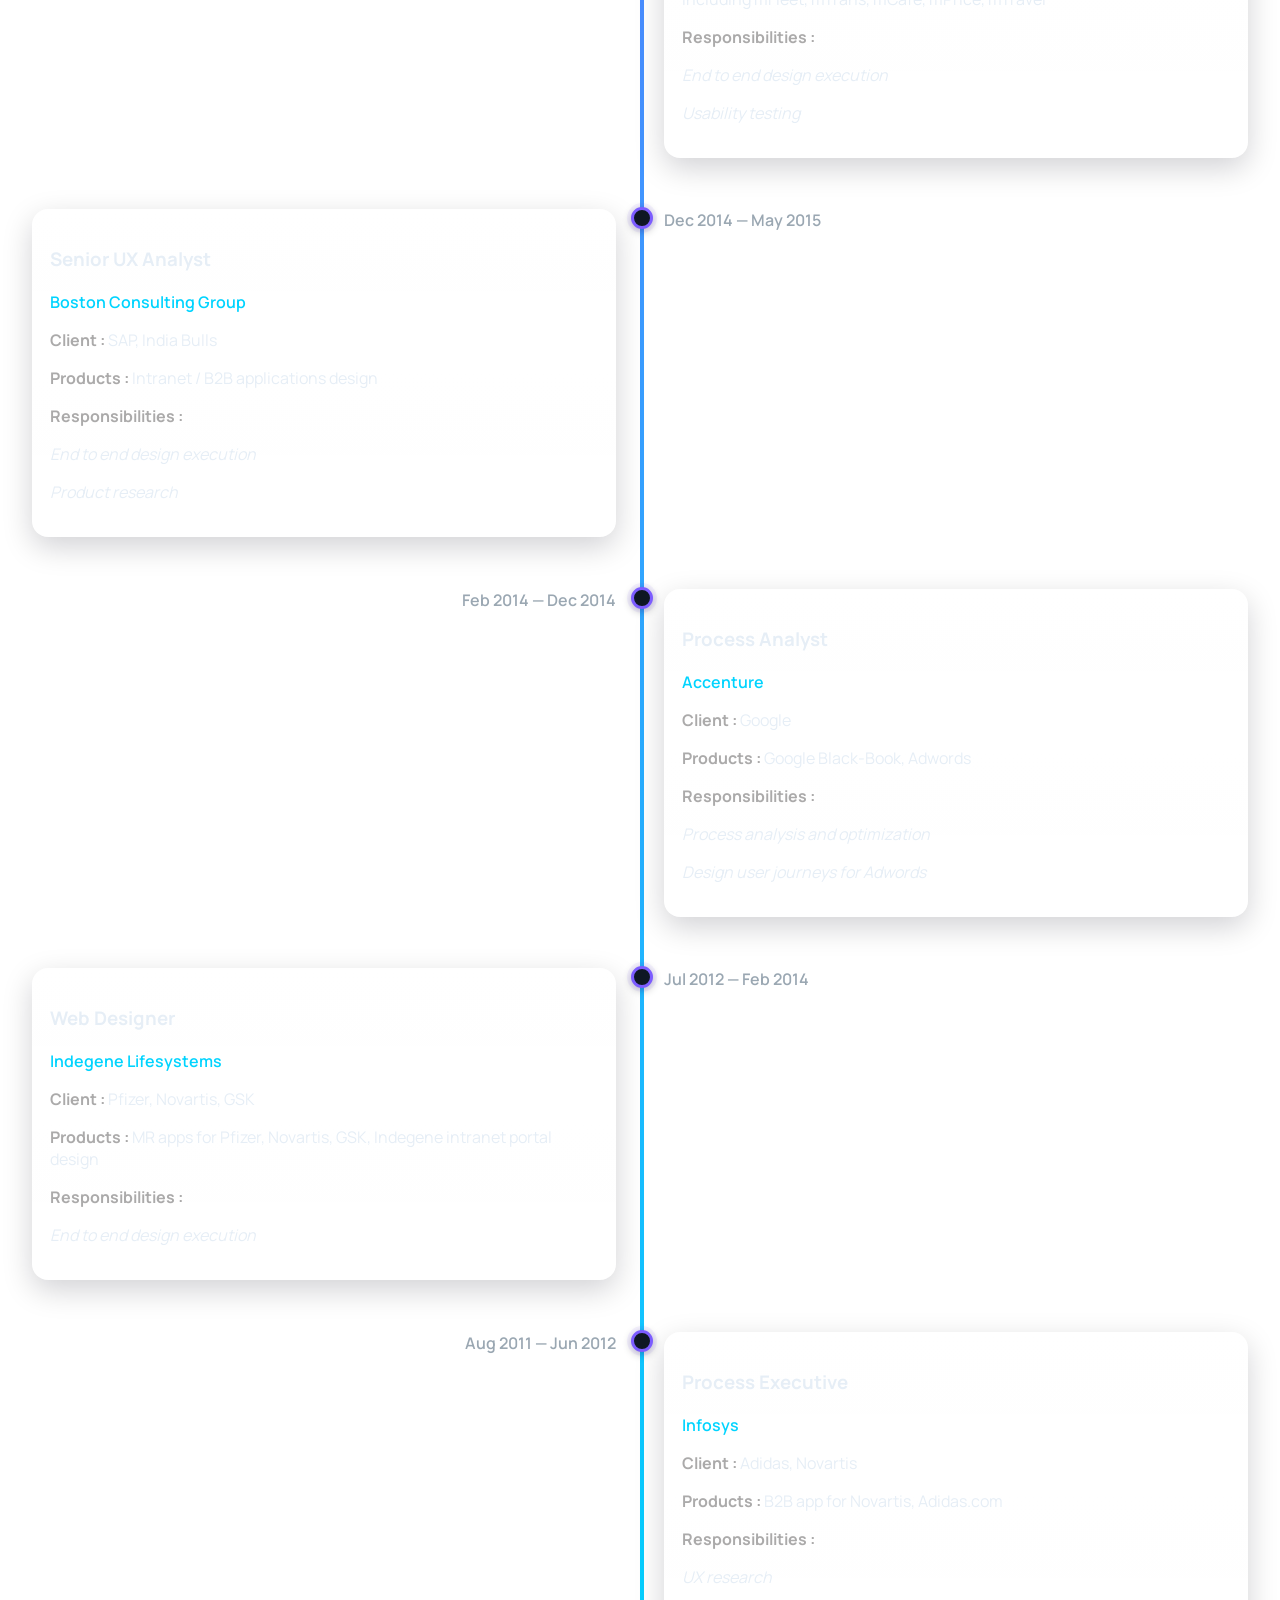
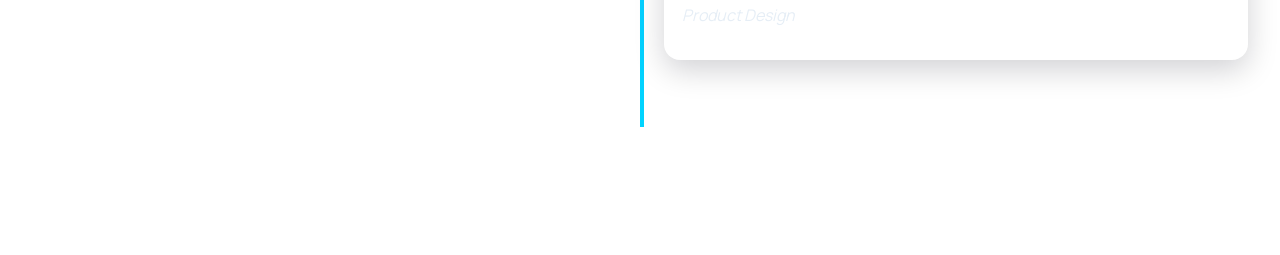
<file: work-experience.html>
<!doctype html>
<html lang="en">
<head>
  <meta charset="utf-8" />
  <meta name="viewport" content="width=device-width,initial-scale=1" />
  <title>Saqib Ansari - Portfolio</title>
  <!-- Google tag (gtag.js) -->
  <script async src="https://www.googletagmanager.com/gtag/js?id=G-PMPCG9T2CV"></script>
  <script>
    window.dataLayer = window.dataLayer || [];
    function gtag(){dataLayer.push(arguments);}
    gtag('js', new Date());

    gtag('config', 'G-PMPCG9T2CV');
  </script>
  <link rel="preconnect" href="https://fonts.googleapis.com">
  <link rel="preconnect" href="https://fonts.gstatic.com" crossorigin>
  <link href="https://fonts.googleapis.com/css2?family=Roboto:wght@300;400;500;600;700&display=swap" rel="stylesheet">
  <link rel="stylesheet" href="styles.css">
</head>
<body>
  <header class="site-header home-header">
    <div class="container header-inner">
      <a class="logo" href="index.html">Welcome</a>
      <nav class="top-nav">
        <a href="work-experience.html" class="active" aria-current="page">Work Experience</a>
        <a href="portfolio.html">Portfolio</a>
        <a href="articles.html">Articles</a>
      </nav>
      <button class="menu-toggle" aria-label="Toggle menu">☰</button>
    </div>
  </header>

  <main class="section">
    <div class="container">
      <h2>Work Experience</h2>
      <p class="muted">Here is my professional journey and key accomplishments</p>
      <nav class="company-tab-group" aria-label="Company timeline links">
        <a class="company-tab" href="#siemens-technology">Siemens Technology <span class="company-tab-date">(Aug 2021 - Present)</span></a>
        <a class="company-tab" href="#htc-global">HTC Global <span class="company-tab-date">(Mar 2019 - Aug 2021)</span></a>
        <a class="company-tab" href="#marlabs-innovations">Marlabs Innovations <span class="company-tab-date">(Jun 2015 - Mar 2019)</span></a>
        <a class="company-tab" href="#boston-consulting-group">Boston Consulting Group <span class="company-tab-date">(Dec 2014 - May 2015)</span></a>
        <a class="company-tab" href="#accenture">Accenture <span class="company-tab-date">(Feb 2014 - Dec 2014)</span></a>
        <a class="company-tab" href="#indegene-lifesystems">Indegene Lifesystems <span class="company-tab-date">(Jul 2012 - Feb 2014)</span></a>
        <a class="company-tab" href="#infosys">Infosys <span class="company-tab-date">(Aug 2011 - Jun 2012)</span></a>
      </nav>
      <ul class="timeline timeline-animated">
        <li id="siemens-technology">
          <div class="time">Aug 2021 — Present</div>
          <div class="card">
            <h3>UX Expert</h3>
            <p class="role">Siemens Technology</p>
            <p><strong style="color: #abaaaa;">Products (DE) :</strong> Location Intelligence, Production Management,</p>
            <p><strong style="color: #abaaaa;">Products (EDGE) :</strong> Data Flow Studio, Flow Creator Configurator, iPort, Load Management, Machine Insight, BE Tool, IoT Panel, Genie.</p>
            <p><strong style="color: #abaaaa;">Recognition :</strong> Patent approved for Ontological Gatekeeper (UX).</p>
            <p><strong style="color: #abaaaa;">Responsibilities :</strong></p>
            <p><i>Overseeing the end-to-end design process, from research and ideation to delivery, ensuring alignment with business goals and user needs.</i></p>
            <p><i>Mentoring and managing a team of designers, fostering collaboration, and promoting skill development.</i></p>
            <p><i>Bridging communication between design and development teams to align strategies and ensure seamless execution.</i></p>
            
          </div>
        </li>
        <li id="htc-global">
          <div class="time">Mar 2019 — Aug 2021</div>
          <div class="card">
            <h3>Associate Manager</h3>
            <p class="role">HTC Global</p>
            <p><strong style="color: #abaaaa;">Client :</strong> SABIC India, Monsha'at</p>
            <p><strong style="color: #abaaaa;">Products :</strong> My Tasks mobile app, Jadeer, SSP, Tools & Service, eSWP, SABIC design system</p>
            <p><strong style="color: #abaaaa;">Responsibilities :</strong></p>
            <p><i>Managing design workspace with overseas team. Managing stakeholder collaboration.</i></p>
            <p><i>Worked on designs for SABIC intranet and SABIC products.</i></p>
            
          </div>
        </li>
        <li id="marlabs-innovations">
          <div class="time">Jun 2015 — Mar 2019</div>
          <div class="card">
            <h3>Senior UX Engineer</h3>
            <p class="role">Marlabs Innovations</p>
            <p><strong style="color: #abaaaa;">Client :</strong> Merck India</p>
            <p><strong style="color: #abaaaa;">Products :</strong> TheNext (product) based on SAP/UI5, Maitabs intranet portals including mFleet, mTrans, mCafe, mPrice, mTravel</p>
            <p><strong style="color: #abaaaa;">Responsibilities :</strong></p>
            <p><i>End to end design execution</i></p>
            <p><i>Usability testing</i></p>
          </div>
        </li>
        <li id="boston-consulting-group">
          <div class="time">Dec 2014 — May 2015</div>
          <div class="card">
            <h3>Senior UX Analyst</h3>
            <p class="role">Boston Consulting Group</p>
            <p><strong style="color: #abaaaa;">Client :</strong> SAP, India Bulls</p>
            <p><strong style="color: #abaaaa;">Products :</strong> Intranet / B2B applications design</p>
            <p><strong style="color: #abaaaa;">Responsibilities :</strong></p>
            <p><i>End to end design execution</i></p>
            <p><i>Product research</i></p>
          </div>
        </li>
        <li id="accenture">
          <div class="time">Feb 2014 — Dec 2014</div>
          <div class="card">
            <h3>Process Analyst</h3>
            <p class="role">Accenture</p>
            <p><strong style="color: #abaaaa;">Client :</strong> Google</p>
            <p><strong style="color: #abaaaa;">Products :</strong> Google Black-Book, Adwords</p>
            <p><strong style="color: #abaaaa;">Responsibilities :</strong></p>
            <p><i>Process analysis and optimization</i></p>
            <p><i>Design user journeys for Adwords</i></p>
          </div>
        </li>
        <li id="indegene-lifesystems">
          <div class="time">Jul 2012 — Feb 2014</div>
          <div class="card">
            <h3>Web Designer</h3>
            <p class="role">Indegene Lifesystems</p>
            <p><strong style="color: #abaaaa;">Client :</strong> Pfizer, Novartis, GSK</p>
            <p><strong style="color: #abaaaa;">Products :</strong> MR apps for Pfizer, Novartis, GSK, Indegene intranet portal design</p>
            <p><strong style="color: #abaaaa;">Responsibilities :</strong></p>
            <p><i>End to end design execution</i></p>
          </div>
        </li>
        <li id="infosys">
          <div class="time">Aug 2011 — Jun 2012</div>
          <div class="card">
            <h3>Process Executive</h3>
            <p class="role">Infosys</p>
            <p><strong style="color: #abaaaa;">Client :</strong> Adidas, Novartis</p>
            <p><strong style="color: #abaaaa;">Products :</strong> B2B app for Novartis, Adidas.com</p>
            <p><strong style="color: #abaaaa;">Responsibilities :</strong></p>
            <p><i>UX research</i></p> 
            <p><i>Product Design</i></p>          
          </div>
        </li>
      </ul>
    </div>
  </main>

  <!-- <footer class="site-footer">
    <div class="container">© 2026 — Demo Portfolio</div>
  </footer> -->

  <script src="script.js"></script>
</body>
</html>
</file>
<file: styles.css>
@import url('https://fonts.googleapis.com/css2?family=Kolker+Brush&family=Manrope:wght@400;500;600;700;800&family=Space+Grotesk:wght@500;600;700&display=swap');

:root{
  --bg:#0f1724;
  --card:#0f1724aa;
  --muted:#9aa7b2;
  --accent:#7c5cff;
  --accent-2:#00d4ff;
  --glass: rgba(255,255,255,0.04);
  --container:1200px;
  font-family: 'Manrope', system-ui, sans-serif;
}
*{box-sizing:border-box}
html,body{height:100%;margin:0;background:linear-gradient(180deg,#071021 0%, #0f1724 100%);background-attachment:fixed;color:#e6eef6}
.container{max-width:1366px;margin:0 auto;padding:2rem 1rem}
.site-header{position:fixed;left:0;right:0;top:0;z-index:60;background:linear-gradient(180deg,rgba(10,12,22,0.6),transparent);backdrop-filter: blur(6px)}
.site-header.home-header{background:rgba(7,12,26,0.93);border-bottom:1px solid rgba(255,255,255,0.08);backdrop-filter:blur(16px)}
.site-header.home-header .header-inner{padding:1rem 1rem;gap:1rem;justify-content:space-between;align-items:center}
.site-header.home-header .logo{padding:.85rem 1.15rem;border-radius:999px;background:rgba(255,255,255,0.08);color:#fff;box-shadow:0 18px 50px rgba(4,9,19,0.24)}
.site-header.home-header .top-nav{display:flex;gap:1.4rem}
.site-header.home-header .top-nav a{color:rgba(238,245,255,0.95);text-decoration:none;font-weight:600;text-transform:uppercase;letter-spacing:.08em;font-size:.92rem;transition:color .2s,transform .2s}
.site-header.home-header .top-nav a:hover{color:#fff;transform:translateY(-1px)}
.site-header.home-header .menu-toggle{color:#fff;font-size:1.35rem}
.header-inner{display:flex;align-items:center;justify-content:space-between;padding:0.75rem 1rem}
.logo{font-weight:700;color:var(--accent);text-decoration:none}
.top-nav a{color:rgba(230,238,246,0.9);text-decoration:none;margin-left:1rem;font-weight:600;position:relative;padding:.5rem .55rem;border-radius:12px;transition:color .2s,background .2s}
.top-nav a.active, .top-nav a[aria-current="page"]{color:#fff;background:rgba(124,92,255,0.18);box-shadow:0 10px 30px rgba(124,92,255,0.12)}
.top-nav a.active::after, .top-nav a[aria-current="page"]::after{content:'';position:absolute;left:50%;bottom:-4px;width:18px;height:3px;border-radius:999px;background:var(--accent);transform:translateX(-50%)}
.menu-toggle{display:none;background:none;border:0;color:#fff;font-size:1.2rem}

.nav-splash-overlay{position:fixed;inset:0;display:flex;align-items:center;justify-content:center;background:radial-gradient(circle at 20% 20%,rgba(0,212,255,0.18),transparent 35%),radial-gradient(circle at 80% 80%,rgba(124,92,255,0.2),transparent 40%),rgba(6,11,20,0.96);backdrop-filter:blur(6px);opacity:0;visibility:hidden;pointer-events:none;z-index:140;transition:opacity .35s ease,visibility .35s ease}
.nav-splash-overlay.active{opacity:1;visibility:visible;pointer-events:auto}
.nav-splash-text{margin:0;color:#f6fbff;font-family:'Kolker Brush',cursive;font-size:clamp(3.2rem,11vw,8rem);font-weight:400;line-height:.9;letter-spacing:.02em;text-align:center;text-shadow:0 10px 35px rgba(0,0,0,.42);animation:navSplashPulse .75s cubic-bezier(.2,.8,.2,1) both}

@keyframes navSplashPulse{
  0%{opacity:0;transform:translateY(14px) scale(.97);filter:blur(2px)}
  35%{opacity:1;transform:translateY(0) scale(1);filter:blur(0)}
  100%{opacity:1;transform:translateY(0) scale(1);filter:blur(0)}
}

.landing{min-height:50vh;display:flex;align-items:center;position:relative;overflow:hidden;padding-top:5rem;
  /* background-image:linear-gradient(180deg, rgba(7,16,33,0.55), rgba(15,23,36,0.88)), url('https://images.unsplash.com/photo-1506744038136-46273834b3fb?auto=format&fit=crop&w=1600&q=80'); */
  background-image:linear-gradient(180deg, rgba(7,16,33,0.55), rgba(15,23,36,0.88)), url('articlepicks/indexback5.png');
  background-size:cover;background-position:bottom;background-attachment:fixed}
.parallax{position:absolute;inset:0;z-index:0}
.parallax-layer{position:absolute;inset:-10% -10% -10% -10%;background-size:cover;background-position:center;transform:translateY(0)}
.hero{position:relative;z-index:2;display:grid;grid-template-columns:1fr 420px;gap:2rem;align-items:center;padding:6rem 1rem;}
.hero-content .title{font-family:'Space Grotesk',sans-serif;font-size:clamp(2rem,4.5vw,3.6rem);margin:0 0 .5rem;letter-spacing:-0.03em;line-height:1.02}
.subtitle{color:var(--muted);margin:0 0 1rem}
.hero-image img{width:100%;border-radius:12px;box-shadow:0 10px 40px rgba(2,6,23,0.6);transform:translateY(8px);opacity:.95}
.btn{display:inline-block;padding:.7rem 1.1rem;border-radius:10px;text-decoration:none;font-weight:600}
.btn.primary{background:linear-gradient(90deg,var(--accent),var(--accent-2));color:#061220}
.btn.ghost{border:1px solid rgba(255,255,255,0.06);color:#fff;background:transparent}
.about-content .btn{margin-top:1.5rem}

.section{padding:6rem 0}
.section.contact{position:relative;overflow:hidden;background:transparent;border:none}
.section.contact .container{padding:0 1rem}
.home-main .section{padding:4.75rem 0}
.home-main .section-divider{margin:0 auto}
.section-header.centered{text-align:center}
.home-main .about .section-header,
.home-main .quotes .section-header,
.home-main .clients .section-header{margin:0 auto 2rem}
.contact-spotlight .contact-hero{position:relative;display:grid;grid-template-columns:minmax(0,1.1fr) minmax(320px,0.9fr);gap:2.5rem;padding:2rem 2rem;border-radius:0;
  background:linear-gradient(180deg,rgba(255,255,255,0.02),rgba(255,255,255,0));border:0;box-shadow:none}
.contact-spotlight .contact-hero::before{content:'';position:absolute;inset:auto -10% -35% auto;width:320px;height:320px;border-radius:50%;background:radial-gradient(circle,rgba(124,92,255,0.2),rgba(124,92,255,0));pointer-events:none}
.contact-copy{position:relative;z-index:1;display:flex;flex-direction:column;justify-content:center;gap:1.15rem;padding-right:1rem}
.contact-eyebrow{display:inline-flex;align-self:flex-start;padding:0;border-radius:0;background:transparent;color:rgba(230,238,246,0.72);font-size:0.82rem;font-weight:800;letter-spacing:0.18em;text-transform:uppercase}
.contact-copy h2{margin:0;font-size:clamp(2rem,4vw,3rem);line-height:1.1;max-width:12ch}
.contact-copy .muted{max-width:58ch;line-height:1.9;color:rgba(230,238,246,0.82)}
.contact-actions{display:flex;flex-wrap:wrap;align-items:stretch;gap:1rem;padding-top:0.25rem}
.contact-actions .btn{display:inline-flex;align-items:center;justify-content:center;min-height:52px}
.contact-grid{position:relative;z-index:1;display:grid;grid-template-columns:1fr 1fr;gap:1rem}
.contact-card{display:flex;flex-direction:column;align-items:flex-start;justify-content:center;gap:0.75rem;padding:0 0 1rem;border-radius:0;text-decoration:none;background:transparent;border:0;border-bottom:1px solid rgba(255,255,255,0.08);box-shadow:none;transition:border-color .25s ease,transform .25s ease;color:#f6f9ff;text-align:left}
.contact-card:hover{transform:translateY(-2px);border-color:rgba(0,212,255,0.28)}
.contact-card-icon{display:inline-flex;align-items:center;justify-content:center;min-width:46px;width:46px;height:46px;border-radius:14px;background:rgba(255,255,255,0.05);color:#fff;font-size:1.1rem;font-weight:700;border:1px solid rgba(255,255,255,0.08)}
.contact-card-content{display:flex;flex-direction:column;align-items:flex-start;gap:0.3rem}
.contact-card-label{margin:0;color:rgba(230,238,246,0.62);font-size:0.78rem;line-height:1.2;font-weight:700;letter-spacing:0.1em;text-transform:uppercase}
.contact-card-value{margin:0;font-size:1.05rem;color:#fff;line-height:1.45;word-break:break-word}

h2{font-family:'Space Grotesk',sans-serif;margin:0 0 .5rem;letter-spacing:-0.02em;line-height:1.1}
.muted{color:var(--muted)}

.company-tab-group{display:flex;flex-wrap:wrap;justify-content:center;gap:.75rem;margin:1.25rem 0 .5rem}
.company-tab{display:inline-flex;align-items:center;justify-content:center;padding:.55rem 1.7rem;border-radius:999px;text-decoration:none;color:#e6eef6;background:rgba(255,255,255,0.08);border:1px solid rgba(255,255,255,0.14);font-weight:600;transition:transform .2s ease,background .2s ease,border-color .2s ease}
.company-tab-date{margin-left:.45rem;font-size:.82em;font-style:italic;color:rgba(230,238,246,0.56);font-weight:500}
.company-tab:hover{transform:translateY(-1px);background:rgba(124,92,255,0.2);border-color:rgba(124,92,255,0.45)}

.overview .container{display:block}
.overview .section-header{max-width:760px;margin:0 auto 1.2rem;text-align:center;position:static}
.overview .section-header .muted{max-width:62ch;margin:0 auto}
.section-eyebrow{display:inline-flex;margin-bottom:.8rem;color:rgba(230,238,246,0.72);font-size:.8rem;font-weight:800;letter-spacing:.18em;text-transform:uppercase}
.tile-grid{display:grid;grid-template-columns:1fr;gap:1rem;margin:0;max-width:none}
.tile{display:grid;grid-template-columns:56px minmax(0,1fr) auto;gap:1rem;align-items:center;background:rgba(255,255,255,0.03);border:1px solid rgba(255,255,255,0.08);border-radius:22px;padding:1.2rem 1.3rem;transition:transform .25s ease,background .25s ease,border-color .25s ease,color .25s ease;position:relative;color:#fff;text-decoration:none}
.tile:hover{transform:translateX(6px);background:rgba(255,255,255,0.06);border-color:rgba(124,92,255,0.28)}
.tile::before{content:'';position:absolute;inset:0;border-radius:22px;background:linear-gradient(90deg,rgba(255,255,255,0.03),transparent 55%);pointer-events:none}
.tile::after{content:'→';font-size:1.2rem;color:rgba(255,255,255,0.65);position:relative;z-index:1}
.tile-icon{width:56px;height:56px;border-radius:18px;display:flex;align-items:center;justify-content:center;font-size:1.5rem;background:rgba(255,255,255,0.08);margin:0}
.tile-copy{display:flex;flex-direction:column;gap:.35rem;position:relative;z-index:1}
.tile h3{margin:0;font-size:1.2rem}
.tile p{margin:0;color:rgba(230,238,246,0.88);line-height:1.65}
.tile-career{border-color:rgba(124,92,255,0.35);background:linear-gradient(145deg,rgba(124,92,255,0.2),rgba(92,57,166,0.18))}
.tile-career .tile-icon{background:rgba(124,92,255,0.18)}
.tile-portfolio{border-color:rgba(0,212,255,0.35);background:linear-gradient(145deg,rgba(0,212,255,0.18),rgba(0,116,204,0.16))}
.tile-portfolio .tile-icon{background:rgba(0,212,255,0.18)}
.tile-articles{border-color:rgba(255,166,0,0.35);background:linear-gradient(145deg,rgba(255,166,0,0.18),rgba(220,120,0,0.16))}
.tile-articles .tile-icon{background:rgba(255,166,0,0.18)}
.tile-about{border-color:rgba(16,185,129,0.35);background:linear-gradient(145deg,rgba(16,185,129,0.18),rgba(6,139,108,0.16))}
.tile-about .tile-icon{background:rgba(16,185,129,0.18)}

.overview .tile-grid{grid-template-columns:repeat(3,minmax(0,1fr));gap:.8rem;align-items:stretch}
.overview .tile{grid-template-columns:46px minmax(0,1fr) auto;padding:.85rem .95rem;border-radius:16px}
.overview .tile-icon{width:46px;height:46px;border-radius:14px;font-size:1.2rem}
.overview .tile h3{font-size:1.02rem}
.overview .tile p{font-size:.86rem;line-height:1.35;display:-webkit-box;line-clamp:2;-webkit-line-clamp:2;-webkit-box-orient:vertical;overflow:hidden}

.section-divider{height:1px;width:100%;max-width:800px;margin:0 auto 3rem;background:linear-gradient(90deg,rgba(255,255,255,0),rgba(255,255,255,0.2),rgba(255,255,255,0))}

.quote-grid{display:grid;grid-template-columns:repeat(auto-fit,minmax(240px,1fr));justify-content:center;gap:1.8rem;margin:2rem auto 0;max-width:980px}
.quote-card{background:transparent;border:0;border-left:2px solid rgba(124,92,255,0.3);border-radius:0;padding:0 0 0 1rem;box-shadow:none;transition:border-color .25s ease,transform .25s ease}
.quote-card:hover{transform:translateX(3px);border-left-color:rgba(0,212,255,0.55)}
.quote-card p{margin:0 0 1rem;font-size:1.05rem;line-height:1.95;color:#eef3ff}
.quote-card span{color:var(--muted);font-size:.95rem;display:block}

.clients .section-header{margin-bottom:2rem}
.clients-marquee{position:relative;overflow:hidden;padding:0.5rem 0}
.clients-marquee::before,
.clients-marquee::after{content:'';position:absolute;top:0;bottom:0;width:72px;z-index:2;pointer-events:none}
.clients-marquee::before{left:0;background:linear-gradient(90deg,#0f1724 0%,rgba(15,23,36,0) 100%)}
.clients-marquee::after{right:0;background:linear-gradient(270deg,#0f1724 0%,rgba(15,23,36,0) 100%)}
.clients-track{display:flex;align-items:center;gap:1.25rem;width:max-content;animation:clients-scroll 18s linear infinite}
.client-chip{display:inline-flex;align-items:center;justify-content:center;min-width:200px;padding:1rem 1.5rem;border-radius:999px;border:1px solid rgba(255,255,255,0.12);background:linear-gradient(145deg,rgba(124,92,255,0.15),rgba(0,212,255,0.12));box-shadow:0 14px 30px rgba(0,0,0,0.18);font-weight:700;letter-spacing:0.03em;color:#f4f8ff}

@keyframes clients-scroll{
  from{transform:translateX(0)}
  to{transform:translateX(-50%)}
}

@media (prefers-reduced-motion: reduce){
  .clients-track{animation:none}
}

.cert-grid{display:grid;grid-template-columns:repeat(auto-fit,minmax(240px,1fr));gap:1.25rem;margin-top:2rem}
.cert-card{background:rgba(255,255,255,0.08);border:1px solid rgba(255,255,255,0.1);border-radius:22px;padding:1.5rem;box-shadow:0 18px 30px rgba(0,0,0,0.16);transition:transform .25s ease,box-shadow .25s ease}
.cert-card:hover{transform:translateY(-4px);box-shadow:0 24px 40px rgba(0,0,0,0.2)}
.cert-card h3{margin:0 0 .55rem;font-size:1.05rem;color:#fff}
.cert-card p{margin:0;color:rgba(230,238,246,0.92);line-height:1.7}

.certifications .container{display:grid;grid-template-columns:minmax(240px,280px) minmax(0,1fr);gap:1.5rem;align-items:start}
.certifications-intro{position:sticky;top:110px;display:flex;flex-direction:column;gap:.7rem;align-self:start;text-align:left}
.certifications-intro h2{margin:0}
.certifications-intro .muted{max-width:26ch;line-height:1.7;margin:0}
.certifications-note{margin:0;color:rgba(230,238,246,0.72);font-size:.9rem;line-height:1.5}

.certifications .tile-grid{grid-template-columns:repeat(2,minmax(0,1fr));gap:.75rem;max-width:none;margin-top:0;counter-reset:cert}
.cert-grid-compact{align-self:start}
.certifications .cert-card{display:grid;grid-template-columns:52px minmax(0,1fr) auto;align-items:center;gap:.9rem;padding:.85rem 1rem;border-radius:16px;min-height:0;background:rgba(255,255,255,0.03);border-color:rgba(255,255,255,0.06);box-shadow:none;position:relative;text-align:left;counter-increment:cert}
.certifications .cert-card::before{content:'0' counter(cert);display:inline-flex;align-items:center;justify-content:center;width:52px;height:52px;border-radius:14px;background:rgba(255,255,255,0.05);border:1px solid rgba(255,255,255,0.08);color:rgba(230,238,246,0.76);font-size:.75rem;font-weight:800;letter-spacing:0.12em}
.certifications .cert-card::after{content:'↗';color:rgba(255,255,255,0.5);font-size:1rem;line-height:1;align-self:center}
.certifications .cert-card:hover{transform:translateX(3px);background:rgba(255,255,255,0.06);border-color:rgba(0,212,255,0.22)}
.certifications .cert-card-content{align-items:flex-start}
.certifications .cert-card-content h3{font-size:.94rem;line-height:1.35;margin:0 0 .25rem}
.certifications .cert-card-content p{font-size:.86rem;line-height:1.35}
.cert-grid-compact.is-collapsed .cert-card:nth-child(n+5){display:none}
.cert-show-all-card{
  appearance:none;
  display:grid;
  grid-template-columns:52px minmax(0,1fr) auto;
  align-items:center;
  gap:.9rem;
  width:100%;
  max-width:640px;
  min-height:0;
  padding:.85rem 1rem;
  border-radius:16px;
  background:rgba(255,255,255,0.03);
  border:1px solid rgba(255,255,255,0.06);
  box-shadow:none;
  color:#fff;
  text-align:left;
  font:inherit;
  font-weight:600;
  cursor:pointer;
  transition:transform .25s ease,background .25s ease,border-color .25s ease;
}
.cert-grid-compact .cert-show-all-card{grid-column:1 / -1;order:999;max-width:none}
.cert-grid-compact.is-collapsed .cert-show-all-card{order:5}
.cert-show-all-card::before{
  content:'ALL';
  display:inline-flex;
  align-items:center;
  justify-content:center;
  width:52px;
  height:52px;
  border-radius:14px;
  background:rgba(255,255,255,0.05);
  border:1px solid rgba(255,255,255,0.08);
  color:rgba(230,238,246,0.82);
  font-size:.7rem;
  font-weight:800;
  letter-spacing:0.12em;
}
.cert-show-all-card::after{
  content:'+';
  color:rgba(255,255,255,0.6);
  font-size:1.1rem;
  line-height:1;
}
.cert-show-all-card.is-expanded::before{content:'LESS'}
.cert-show-all-card.is-expanded::after{content:'−'}
.cert-show-all-card:hover,
.cert-show-all-card:focus-visible{
  transform:translateX(3px);
  background:rgba(255,255,255,0.06);
  border-color:rgba(0,212,255,0.22);
  outline:none;
}

.tile-cert{border:1px solid transparent;background:linear-gradient(180deg,rgba(255,255,255,0.06),rgba(255,255,255,0.02));transition:transform .25s ease,box-shadow .25s ease,background .25s ease}
.tile-cert:hover{transform:translateY(-4px);box-shadow:0 20px 40px rgba(0,0,0,0.2)}
.tile-cert h3{margin:.5rem 0 1rem;font-size:1.35rem}
.tile-cert p{margin:0;color:rgba(230,238,246,0.92);line-height:1.8}
.tile-cert:nth-child(4n+1){background:linear-gradient(145deg,rgba(124,92,255,0.18),rgba(95,54,210,0.12));border-color:rgba(124,92,255,0.22)}
.tile-cert:nth-child(4n+1) .tile-icon{background:rgba(124,92,255,0.18)}
.tile-cert:nth-child(4n+2){background:linear-gradient(145deg,rgba(0,212,255,0.18),rgba(0,122,204,0.14));border-color:rgba(0,212,255,0.22)}
.tile-cert:nth-child(4n+2) .tile-icon{background:rgba(0,212,255,0.18)}
.tile-cert:nth-child(4n+3){background:linear-gradient(145deg,rgba(16,185,129,0.18),rgba(6,139,108,0.14));border-color:rgba(16,185,129,0.22)}
.tile-cert:nth-child(4n+3) .tile-icon{background:rgba(16,185,129,0.18)}
.tile-cert:nth-child(4n){background:linear-gradient(145deg,rgba(255,166,0,0.18),rgba(220,120,0,0.14));border-color:rgba(255,166,0,0.22)}
.tile-cert:nth-child(4n) .tile-icon{background:rgba(255,166,0,0.18)}
.cert-card{display:flex;flex-direction:column;align-items:center;justify-content:center;text-align:center;padding:1rem 1.5rem;border-radius:10px;background:linear-gradient(180deg, #012932, transparent);border:1px solid rgba(255,255,255,0.08);box-shadow:0 20px 30px rgba(0,0,0,0.14);transition:transform .25s ease,box-shadow .25s ease}
.cert-card:hover{transform:translateY(-6px);box-shadow:0 26px 45px rgba(0,0,0,0.18)}
.cert-card-content{display:flex;flex-direction:column;justify-content:center}
.cert-card-content h3{margin:0 0 1rem;font-size:1rem; line-height:29px;}
.cert-card-content p{margin:0;color:rgba(230,238,246,0.88);line-height:1.6}

.timeline{list-style:none;padding:0;margin:2rem 0 0}
.timeline li{display:flex;gap:1rem;align-items:flex-start;margin-bottom:1.2rem}
.timeline .time{min-width:120px;color:var(--muted);font-weight:600}
.timeline .card{background:linear-gradient(180deg,rgba(255,255,255,0.02),rgba(255,255,255,0.01));padding:1rem;border-radius:12px;box-shadow:0 6px 20px rgba(2,6,23,0.6)}
.role{color:var(--accent-2);font-weight:600;margin:.3rem 0}

/* animated timeline */
.timeline.timeline-animated{position:relative;padding:2rem 1rem}
.timeline.timeline-animated::before{content:'';position:absolute;left:50%;top:0;bottom:0;width:4px;background:linear-gradient(180deg,var(--accent),var(--accent-2));opacity:.18;transform:scaleY(0);transform-origin:top;transition:transform .9s cubic-bezier(.2,.9,.2,1)}
.timeline.timeline-animated.drawn::before{transform:scaleY(1);opacity:1}
.timeline.timeline-animated li{display:grid;grid-template-columns:1fr max-content 1fr;align-items:flex-start;position:relative;gap:1.5rem;opacity:0;transform:translateY(18px);transition:all .6s cubic-bezier(.2,.9,.2,1);padding:1rem 0}
.timeline.timeline-animated li:nth-child(odd){grid-template-areas:"time line card"}
.timeline.timeline-animated li:nth-child(even){grid-template-areas:"card line time"}
.timeline.timeline-animated .time{grid-area:time;width:160px;color:var(--muted);font-weight:600;align-self:start}
.timeline.timeline-animated li:nth-child(odd) .time{text-align:right;justify-self:end}
.timeline.timeline-animated li:nth-child(even) .time{text-align:left;justify-self:start}
.timeline.timeline-animated .card{grid-area:card;max-width:620px;background:linear-gradient(180deg,rgba(255,255,255,0.02),rgba(255,255,255,0.01));padding:1.15rem;border-radius:16px;box-shadow:0 10px 30px rgba(2,6,23,0.18)}
.timeline.timeline-animated li::after{content:'';position:absolute;left:50.2%;top:14px;width:16px;height:16px;border-radius:50%;background:var(--bg);transform:translateX(-50%);border:3px solid var(--accent);box-shadow:0 0 0 4px rgba(124,92,255,0.08), 0 2px 8px rgba(2,6,23,0.3)}
.timeline.timeline-animated li.visible{opacity:1;transform:none}
.timeline.timeline-animated li[id]{scroll-margin-top:110px}


.articles-grid{display:grid;grid-template-columns:minmax(220px,260px) 1fr;gap:1.5rem;align-items:start}
.articles-nav{display:flex;flex-direction:column;position:sticky;top:100px;align-self:start;max-height:calc(100vh - 140px);overflow:auto;background:var(--glass);padding:1rem;border-radius:12px}
.articles-nav{scrollbar-width:thin;scrollbar-color:rgba(16,24,39,0.95) rgba(255,255,255,0.05)}
.articles-nav::-webkit-scrollbar{width:10px}
.articles-nav::-webkit-scrollbar-track{background:rgba(255,255,255,0.05);border-radius:999px}
.articles-nav::-webkit-scrollbar-thumb{background:linear-gradient(180deg,rgba(15,23,42,0.98),rgba(17,24,39,0.92));border-radius:999px;border:1px solid rgba(255,255,255,0.08)}
.articles-nav::-webkit-scrollbar-thumb:hover{background:linear-gradient(180deg,rgba(30,41,59,1),rgba(15,23,42,0.98))}
.article-tab{background:none;border:0;color:#cfe7ff;padding:.75rem 1rem;text-align:left;border-radius:12px;margin-bottom:.6rem;cursor:pointer;width:100%;transition:background .2s}
.article-tab.active{color:#fff;font-weight:700;background:linear-gradient(90deg,rgba(0,212,255,0.2),rgba(124,92,255,0.3));border:1px solid rgba(0,212,255,0.58);box-shadow:inset 4px 0 0 var(--accent-2),0 8px 20px rgba(0,0,0,0.2)}
.article{display:none;background:linear-gradient(180deg,rgba(255,255,255,0.02),transparent);padding:1.5rem;border-radius:16px;scroll-margin-top:110px}
.article.active{display:block}
.portfolio-scroll-top{position:fixed;right:1.2rem;bottom:1.2rem;z-index:115;display:inline-flex;align-items:center;justify-content:center;min-width:54px;height:46px;padding:0 1rem;border-radius:999px;border:1px solid rgba(255,255,255,0.22);background:rgba(11,18,33,0.88);backdrop-filter:blur(8px);color:#f6fbff;font-weight:700;letter-spacing:.04em;cursor:pointer;opacity:0;visibility:hidden;transform:translateY(14px);pointer-events:none;transition:opacity .24s ease,transform .24s ease,visibility .24s ease,background .2s ease,border-color .2s ease}
.portfolio-scroll-top.is-visible{opacity:1;visibility:visible;transform:translateY(0);pointer-events:auto}
.portfolio-scroll-top:hover{background:rgba(124,92,255,0.42);border-color:rgba(255,255,255,0.35)}
.articles-scroll-top{position:fixed;right:1.2rem;bottom:1.2rem;z-index:115;display:inline-flex;align-items:center;justify-content:center;min-width:54px;height:46px;padding:0 1rem;border-radius:999px;border:1px solid rgba(255,255,255,0.22);background:rgba(11,18,33,0.88);backdrop-filter:blur(8px);color:#f6fbff;font-weight:700;letter-spacing:.04em;cursor:pointer;opacity:0;visibility:hidden;transform:translateY(14px);pointer-events:none;transition:opacity .24s ease,transform .24s ease,visibility .24s ease,background .2s ease,border-color .2s ease}
.articles-scroll-top.is-visible{opacity:1;visibility:visible;transform:translateY(0);pointer-events:auto}
.articles-scroll-top:hover{background:rgba(124,92,255,0.42);border-color:rgba(255,255,255,0.35)}
.index-scroll-top{position:fixed;right:1.2rem;bottom:1.2rem;z-index:115;display:inline-flex;align-items:center;justify-content:center;min-width:54px;height:46px;padding:0 1rem;border-radius:999px;border:1px solid rgba(255,255,255,0.22);background:rgba(11,18,33,0.88);backdrop-filter:blur(8px);color:#f6fbff;font-weight:700;letter-spacing:.04em;cursor:pointer;opacity:0;visibility:hidden;transform:translateY(14px);pointer-events:none;transition:opacity .24s ease,transform .24s ease,visibility .24s ease,background .2s ease,border-color .2s ease}
.index-scroll-top.is-visible{opacity:1;visibility:visible;transform:translateY(0);pointer-events:auto}
.index-scroll-top:hover{background:rgba(124,92,255,0.42);border-color:rgba(255,255,255,0.35)}

.portfolio-showcase .container{max-width:1240px}
.portfolio-cards{display:grid;grid-template-columns:repeat(3,minmax(0,1fr));gap:1.5rem;margin-top:2rem}
.project-card{--card-tint:rgba(10,170,255,0.28);--card-glow:rgba(255,140,72,0.26);position:relative;isolation:isolate;display:flex;flex-direction:column;justify-content:flex-end;overflow:hidden;min-height:300px;border-radius:14px;padding:1.6rem;background-image:linear-gradient(180deg,rgba(7,12,22,0.18) 0%,rgba(5,9,18,0.76) 46%,rgba(4,8,15,0.96) 100%),var(--card-bg);background-size:cover;background-position:center;background-repeat:no-repeat;border:1px solid rgb(49, 49, 49);text-align:left;color:#f3f8ff;cursor:pointer;box-shadow:0 18px 42px rgba(0,0,0,0.3),inset 0 0 0 1px rgba(255,255,255,0.015);transition:transform .38s cubic-bezier(.2,.88,.28,1),box-shadow .38s ease,border-color .38s ease,filter .38s ease}
.project-card::before{content:'';position:absolute;inset:0;z-index:0;background:linear-gradient(150deg,var(--card-tint) 0%,rgba(10,18,30,0.54) 52%,rgba(5,9,16,0.8) 100%),radial-gradient(circle at 86% 14%,var(--card-glow),transparent 62%),linear-gradient(180deg,rgba(255,255,255,0.08),rgba(255,255,255,0) 42%);opacity:1;transition:opacity .38s ease,transform .38s ease;pointer-events:none}
.project-card::after{content:'';position:absolute;left:1.2rem;right:1.2rem;bottom:1rem;height:2px;border-radius:999px;background:linear-gradient(90deg,rgba(255,255,255,0),rgba(255,255,255,0.42),rgba(255,255,255,0));opacity:.18;transition:opacity .38s ease,transform .38s ease;pointer-events:none}
.project-card:hover,.project-card:focus-visible{transform:translateY(-9px);box-shadow:0 24px 52px rgba(0,0,0,0.38),0 0 0 1px rgba(255,255,255,0.08);border-color:rgba(255,255,255,1);filter:saturate(1.08);outline:none}
.project-card:hover::before,.project-card:focus-visible::before{opacity:1;transform:scale(1.03)}
.project-card:hover::after,.project-card:focus-visible::after{opacity:.78;transform:scaleX(1.03)}
.project-card:nth-child(3n+1){--card-tint:rgba(0,189,255,0.3);--card-glow:rgba(255,168,69,0.3)}
.project-card:nth-child(3n+2){--card-tint:rgba(68,227,164,0.26);--card-glow:rgba(76,143,255,0.28)}
.project-card:nth-child(3n){--card-tint:rgba(255,118,118,0.26);--card-glow:rgba(245,208,91,0.32)}
.project-icon{position:absolute;top:1.15rem;left:1.15rem;z-index:2;display:inline-flex;align-items:center;justify-content:center;min-width:54px;height:38px;padding:0 .8rem;border-radius:999px;background:rgba(5,10,19,0.68);border:1px solid rgba(255,255,255,0.28);font-size:.82rem;font-weight:800;letter-spacing:.11em;color:#fff;backdrop-filter:blur(6px);box-shadow:0 10px 20px rgba(0,0,0,0.26);transition:transform .32s ease,background .32s ease,border-color .32s ease}
.project-card:hover .project-icon,.project-card:focus-visible .project-icon{transform:translateY(-2px);background:rgba(8,14,25,0.86);border-color:rgba(255,255,255,0.45)}
.project-card h3{position:relative;z-index:1;margin:0 0 .55rem;font-size:1.42rem;line-height:1.24;color:#fff;text-wrap:balance;text-shadow:0 8px 20px rgba(0,0,0,0.42);transition:transform .34s ease,color .34s ease}
.project-card p{position:relative;z-index:1;margin:0;line-height:1.62;color:rgba(236,244,255,0.93);max-width:42ch;text-shadow:0 6px 14px rgba(0,0,0,0.38);transition:transform .34s ease,color .34s ease}
.project-card:hover h3,.project-card:focus-visible h3{transform:translateY(-2px);color:#ffffff}
.project-card:hover p,.project-card:focus-visible p{transform:translateY(-2px);color:#f2f8ff}

.portfolio-media-bank{display:none}

@media(max-width:1180px){
  .portfolio-cards{grid-template-columns:repeat(2,minmax(0,1fr));}
}
.project-gallery{display:grid;grid-template-columns:1fr;gap:1rem;margin-top:1.5rem;width:100%;max-width:100%}
.project-gallery img,
.project-gallery video{width:100%;border-radius:16px;display:block;object-fit:contain}
.project-gallery img,
.project-gallery video,
.gallery-launch{cursor:zoom-in}
.project-gallery video{max-height:560px}
.project-details{display:grid;grid-template-columns:1fr;gap:1rem;margin-top:1.5rem}
.project-details h4{margin:0 0 .5rem;font-size:1.05rem;color:#fff}
.project-details p{margin:0;color:rgba(230,238,246,0.9);line-height:1.75}

.gallery-overlay{position:fixed;inset:0;display:none;align-items:center;justify-content:center;z-index:120}
.gallery-overlay.active{display:flex}
.gallery-backdrop{position:absolute;inset:0;background:rgba(5,8,17,0.95)}

.cert-card-clickable{cursor:pointer}
.cert-overlay{position:fixed;inset:0;display:none;align-items:center;justify-content:center;z-index:130}
.cert-overlay.active{display:flex}
.cert-backdrop{position:absolute;inset:0;background:rgba(10,14,24,0.92)}
.cert-panel{position:relative;width:min(95%,900px);max-width:100%;padding:1rem;z-index:1}
.cert-close{position:absolute;top:-0.5rem;right:-0.5rem;width:44px;height:44px;border:none;border-radius:50%;background:rgba(255,255,255,0.08);color:#fff;font-size:1.7rem;cursor:pointer;box-shadow:0 16px 32px rgba(0,0,0,0.25)}
.cert-frame{background:rgba(255,255,255,0.04);border:1px solid rgba(255,255,255,0.08);border-radius:24px;padding:1rem;overflow:hidden;display:flex;align-items:center;justify-content:center}
.cert-image{width:100%;height:auto;max-height:calc(100vh - 160px);object-fit:contain;border-radius:18px}

.gallery-panel{position:relative;width:min(96vw,1800px);height:min(92vh,1100px);padding:1.5rem;display:grid;grid-template-columns:minmax(0,1fr) 120px;gap:1rem;z-index:1;align-items:center}
.gallery-close{position:absolute;top:1rem;right:1rem;border:none;background:transparent;color:#fff;font-size:2rem;cursor:pointer;z-index:2}
.gallery-viewer{position:relative;display:flex;align-items:center;gap:1rem;width:100%}
.gallery-zoom-controls{position:absolute;top:-2.6rem;left:50%;transform:translateX(-50%);display:flex;gap:.5rem;z-index:3;align-items:center}
.gallery-zoom-btn{width:36px;height:36px;border:1px solid rgba(255,255,255,0.18);border-radius:10px;background:rgba(12,18,32,0.82);backdrop-filter:blur(8px);color:#fff;font-size:1.25rem;line-height:1;cursor:pointer;display:flex;align-items:center;justify-content:center;transition:background .2s,transform .15s}
.gallery-zoom-btn:hover{background:rgba(124,92,255,0.45);transform:scale(1.08)}
.gallery-image,.gallery-video{transform-origin:center center;transition:transform .2s ease;user-select:none;-webkit-user-drag:none}
.gallery-frame{overflow:hidden}
.gallery-frame{flex:1;height:100%;min-height:calc(70vh);display:flex;align-items:center;justify-content:center;overflow:hidden;background:rgba(255,255,255,0.03);border-radius:18px;padding:1rem}
.gallery-image,
.gallery-video{max-width:100%;max-height:calc(100vh - 220px);object-fit:contain;border-radius:18px}
.gallery-video{width:100%;background:#02060f}
.gallery-nav{width:52px;height:52px;border:none;border-radius:50%;background:rgba(255,255,255,0.08);color:#fff;font-size:1.6rem;cursor:pointer;display:flex;align-items:center;justify-content:center;transition:background .2s}
.gallery-nav:hover{background:rgba(255,255,255,0.14)}
.gallery-strip{display:flex;flex-direction:column;gap:0.75rem;overflow-y:auto;padding:0;max-height:calc(100vh - 180px);scroll-snap-type:y mandatory;justify-self:center}
.gallery-thumb{width:100%;min-height:96px;padding:0;border:2px solid transparent;border-radius:14px;background:rgba(255,255,255,0.04);cursor:pointer;flex:0 0 auto;scroll-snap-align:center;opacity:.75;transition:opacity .2s,border .2s,transform .2s;overflow:hidden}
.gallery-thumb:hover{opacity:1;transform:translateY(-1px)}
.gallery-thumb img{width:100%;height:96px;display:block;object-fit:cover}
.gallery-thumb-label{display:flex;align-items:center;justify-content:center;width:100%;min-height:96px;padding:1rem;color:#eef3ff;font-weight:700;letter-spacing:0.04em;background:linear-gradient(145deg,rgba(124,92,255,0.2),rgba(0,212,255,0.12))}
.gallery-thumb.active-thumb{opacity:1;border:2px solid rgba(124,92,255,0.8)}
.gallery-strip::-webkit-scrollbar{width:10px}
.gallery-strip::-webkit-scrollbar-thumb{background:rgba(255,255,255,0.15);border-radius:999px}

.about-layout{display:grid;grid-template-columns:220px 1fr;gap:3rem;align-items:start}
.about-image-wrapper{position:sticky;top:120px}
.about-image-wrapper img{width:100%;border-radius:16px;display:block;box-shadow:0 20px 50px rgba(0,0,0,0.3)}
.about-main{display:flex;flex-direction:column;gap:2rem}
.about-intro{display:flex;flex-direction:column;gap:1rem}
.about-intro p{color:rgba(230,238,246,0.95);line-height:1.9;font-size:1.025rem;margin:0}
.about-intro strong{color:#fff;font-weight:700}
.about-highlights{display:grid;grid-template-columns:repeat(3,1fr);gap:1.25rem}
.highlight-card{background:rgba(255,255,255,0.01);border:1px solid rgba(255,255,255,0.07);border-radius:18px;padding:1.35rem 1.35rem 1.15rem;text-align:left;transition:transform .3s ease,background .3s ease,border-color .3s ease}
.highlight-card:hover{transform:translateY(-3px);background:rgba(255,255,255,0.05);border-color:rgba(124,92,255,0.2)}
.highlight-icon{font-size:2rem;margin-bottom:0.75rem;display:inline-block}
.highlight-card h4{margin:0 0 0.5rem;font-size:1.05rem;color:#fff}
.highlight-card p{margin:0;font-size:0.9rem;color:rgba(230,238,246,0.85);line-height:1.5}
.about-details{display:flex;flex-direction:column;gap:1.25rem}
.detail-item{display:flex;gap:1.1rem;align-items:flex-start;background:transparent;border:0;border-bottom:1px solid rgba(255,255,255,0.08);border-radius:0;padding:0 0 1rem;transition:border-color .2s ease}
.detail-item:hover{border-color:rgba(124,92,255,0.22)}
.detail-icon{font-size:1.8rem;min-width:48px;display:flex;align-items:center;justify-content:center}
.detail-content{flex:1}
.detail-content h5{margin:0 0 0.25rem;font-size:0.95rem;color:#fff;font-weight:700;text-transform:uppercase;letter-spacing:0.05em}
.detail-content p{margin:0;color:rgba(230,238,246,0.88);font-size:0.95rem;line-height:1.6}

.social{list-style:none;padding:0;margin:0}
.social li{margin-bottom:.5rem}

.site-footer{padding:2rem 0;text-align:center;color:var(--muted)}

/* breadcrumb */
.breadcrumb{color:var(--muted);font-size:0.95rem;padding:.6rem 0}
.breadcrumb a{color:rgba(255,255,255,0.85);text-decoration:none;margin-right:.6rem}

/* responsive */
@media(max-width:900px){
  .hero{grid-template-columns:1fr;}
  .articles-grid{grid-template-columns:1fr}
  .articles-nav{flex-direction:row;flex-wrap:wrap;gap:.75rem;overflow:auto;padding:.5rem 0;}
  .article-tab{white-space:nowrap;margin-right:.6rem;width:auto;}
  .company-tab-group{overflow:auto;flex-wrap:nowrap;padding-bottom:.35rem}
  .company-tab{white-space:nowrap}
  .overview .container{grid-template-columns:1fr}
  .overview .section-header{position:static}
  .overview .tile-grid{grid-template-columns:1fr}
  .certifications .container{grid-template-columns:1fr}
  .certifications-intro{position:static}
  .certifications .tile-grid{grid-template-columns:1fr}
  .cert-grid-compact.is-collapsed .cert-card:nth-child(n+3){display:none}
  .cert-grid-compact.is-collapsed .cert-show-all-card{order:3}
  .about-layout{grid-template-columns:1fr}
  .about-image-wrapper{position:relative;top:0}
  .about-highlights{grid-template-columns:1fr}
  .contact-spotlight .contact-hero{grid-template-columns:1fr;padding:2rem}
  .contact-copy{padding-right:0}
  .contact-copy h2{max-width:none}
  .contact-grid{grid-template-columns:1fr}
  .menu-toggle{display:block}
  .top-nav{display:none}
  .timeline.timeline-animated li{flex-direction:column}
  .timeline.timeline-animated .time{width:auto;text-align:left}
  .timeline.timeline-animated .card{max-width:100%}
  .tile-grid{grid-template-columns:1fr}
  .gallery-panel{grid-template-columns:1fr}
  .gallery-strip{flex-direction:row;max-height:none;overflow-x:auto;width:100%;padding:0.5rem 0;scroll-snap-type:x mandatory;}
  .gallery-thumb{width:160px;min-height:96px;scroll-snap-align:center}
  .gallery-thumb img,
  .gallery-thumb-label{width:160px;height:96px;min-height:96px}
  .client-chip{min-width:168px;padding:0.85rem 1.2rem;font-size:0.95rem}
  .clients-marquee::before,
  .clients-marquee::after{width:40px}
}

/* small reveal animations — rotates up into view from 3D depth */
.reveal{opacity:0;transform:perspective(900px) translateY(30px) rotateX(9deg);transform-origin:center 80%;transition:opacity .65s cubic-bezier(.2,.8,.2,1),transform .65s cubic-bezier(.2,.8,.2,1);transition-delay:var(--reveal-delay,0ms)}
.reveal.visible{opacity:1;transform:perspective(900px) translateY(0) rotateX(0deg)}

/* staggered cascade for tiles, highlights, quotes */
.overview .tile:nth-child(1){--reveal-delay:0ms}
.overview .tile:nth-child(2){--reveal-delay:90ms}
.overview .tile:nth-child(3){--reveal-delay:180ms}
.highlight-card:nth-child(1){--reveal-delay:0ms}
.highlight-card:nth-child(2){--reveal-delay:80ms}
.highlight-card:nth-child(3){--reveal-delay:160ms}
.quote-card:nth-child(1){--reveal-delay:0ms}
.quote-card:nth-child(2){--reveal-delay:110ms}
.quote-card:nth-child(3){--reveal-delay:220ms}

/* ambient parallax orbs — decorative depth layers */
.section.about,.section.quotes{position:relative;overflow:hidden}
.section.about .container,.section.quotes .container{position:relative;z-index:1}
.parallax-orb{position:absolute;border-radius:50%;pointer-events:none;z-index:0;animation:orbFloat linear infinite}
.parallax-orb.orb-a{width:520px;height:520px;top:-140px;right:-180px;background:radial-gradient(circle,rgba(124,92,255,0.13) 0%,transparent 68%);filter:blur(72px);animation-duration:16s}
.parallax-orb.orb-b{width:340px;height:340px;bottom:40px;left:-100px;background:radial-gradient(circle,rgba(0,212,255,0.1) 0%,transparent 68%);filter:blur(60px);animation-duration:20s;animation-direction:reverse}
.parallax-orb.orb-c{width:600px;height:600px;top:-80px;left:50%;background:radial-gradient(circle,rgba(124,92,255,0.09) 0%,transparent 65%);filter:blur(90px);animation:orbFloatCenter 24s linear infinite}
@keyframes orbFloat{0%,100%{transform:translateY(0)}50%{transform:translateY(-32px)}}
@keyframes orbFloatCenter{0%,100%{transform:translateX(-50%) translateY(0)}50%{transform:translateX(-50%) translateY(-32px)}}
/* ── 3D perspective floor grid in hero ── */
.landing::after{content:'';position:absolute;left:-30%;right:-30%;bottom:0;height:46%;background-image:linear-gradient(rgba(124,92,255,0.22) 1px,transparent 1px),linear-gradient(90deg,rgba(0,212,255,0.16) 1px,transparent 1px);background-size:58px 58px;transform:perspective(480px) rotateX(72deg);transform-origin:50% 100%;opacity:0.28;z-index:1;pointer-events:none;-webkit-mask-image:linear-gradient(to top,rgba(0,0,0,0.6) 0%,transparent 100%);mask-image:linear-gradient(to top,rgba(0,0,0,0.6) 0%,transparent 100%)}

/* 3D extruded hero heading */
.hero-content .title{text-shadow:0 1px 0 rgba(124,92,255,0.6),0 2px 0 rgba(100,66,206,0.5),0 3px 0 rgba(76,44,164,0.38),0 5px 0 rgba(50,22,120,0.22),0 10px 28px rgba(0,0,0,0.55),0 22px 54px rgba(124,92,255,0.18)}

/* perspective contexts so card tilt has depth reference */
.overview .tile-grid,.about-highlights,.quote-grid,.contact-grid{perspective:1400px;perspective-origin:50% 20%}

/* layered 3D-depth shadow on profile photo */
.about-image-wrapper img{box-shadow:0 28px 64px rgba(0,0,0,0.48),-16px 0 38px rgba(124,92,255,0.16),16px 0 38px rgba(0,212,255,0.1),inset 0 0 0 1px rgba(255,255,255,0.07)}

@media(prefers-reduced-motion:reduce){
  .parallax-orb{animation:none}
  .reveal{transform:none;transition:opacity .3s}
  .reveal.visible{transform:none}
  .clients-track{animation:none}
  .landing::after{display:none}
}
@media(max-width:900px){
  .landing::after{display:none}
}

/* ══ 3D IMMERSIVE LAYER ══════════════════════════════════════════════════════ */

/* cursor spotlight that tracks mouse across the hero */
.landing-spotlight{position:absolute;inset:0;pointer-events:none;z-index:1;
  background:radial-gradient(650px circle at var(--mx,50%) var(--my,50%),
    rgba(124,92,255,0.14),rgba(0,212,255,0.07) 42%,transparent 68%);
  opacity:0;transition:opacity .45s ease}
.landing:hover .landing-spotlight{opacity:1}

/* canvas particle-network layer */
.landing-canvas{position:absolute;inset:0;width:100%;height:100%;z-index:0;pointer-events:none;opacity:.72}

/* 2D park walk scene */
.park-scene-wrapper{width:100%;border-radius:16px;overflow:hidden;background:#05101f;border:1px solid rgba(255,255,255,0.07);box-shadow:0 20px 56px rgba(0,0,0,0.45);margin-top:.25rem}
.park-canvas{display:block;width:100%;height:auto}

/* smooth tilt reset for cert cards */
.cert-card-clickable{transition:transform .12s ease-out,background .25s ease,border-color .25s ease}

/* deep-glow on highlight cards */
.highlight-card{transition:transform .3s ease,background .25s ease,border-color .3s ease,box-shadow .3s ease}

/* z-depth on the hero container for mouse-tracking perspective */
.hero{transform-style:preserve-3d;transition:transform .12s cubic-bezier(.17,.67,.3,1)}

/* depth shimmer ring on about profile pic */
.about-image-wrapper img{animation:photoDepth 8s ease-in-out infinite}
@keyframes photoDepth{
  0%,100%{box-shadow:0 28px 64px rgba(0,0,0,0.48),-16px 0 38px rgba(124,92,255,0.16),16px 0 38px rgba(0,212,255,0.1),inset 0 0 0 1px rgba(255,255,255,0.07)}
  50%{box-shadow:0 36px 80px rgba(0,0,0,0.56),-22px 0 52px rgba(124,92,255,0.26),22px 0 52px rgba(0,212,255,0.18),inset 0 0 0 1px rgba(255,255,255,0.12)}
}

/* floating depth on orbs: add subtle Z-axis pulse */
.parallax-orb.orb-a{animation:orbFloat 16s ease-in-out infinite,orbScaleA 9s ease-in-out infinite}
.parallax-orb.orb-b{animation:orbFloat 20s ease-in-out infinite reverse,orbScaleB 11s ease-in-out infinite}
@keyframes orbScaleA{0%,100%{filter:blur(72px) brightness(1)}50%{filter:blur(54px) brightness(1.3)}}
@keyframes orbScaleB{0%,100%{filter:blur(60px) brightness(1)}50%{filter:blur(44px) brightness(1.25)}}

/* scanline shimmer over hero for depth texture */
.landing::before{content:'';position:absolute;inset:0;z-index:2;pointer-events:none;
  background:repeating-linear-gradient(0deg,transparent,transparent 3px,rgba(0,0,0,0.03) 3px,rgba(0,0,0,0.03) 4px);
  opacity:.45}

@media(prefers-reduced-motion:reduce){
  .about-image-wrapper img{animation:none}
  .landing-canvas{display:none}
  .landing-spotlight{display:none}
  .hero{transform:none!important;transition:none}
}
@media(max-width:900px){
  .landing-spotlight{display:none}
}
</file>
